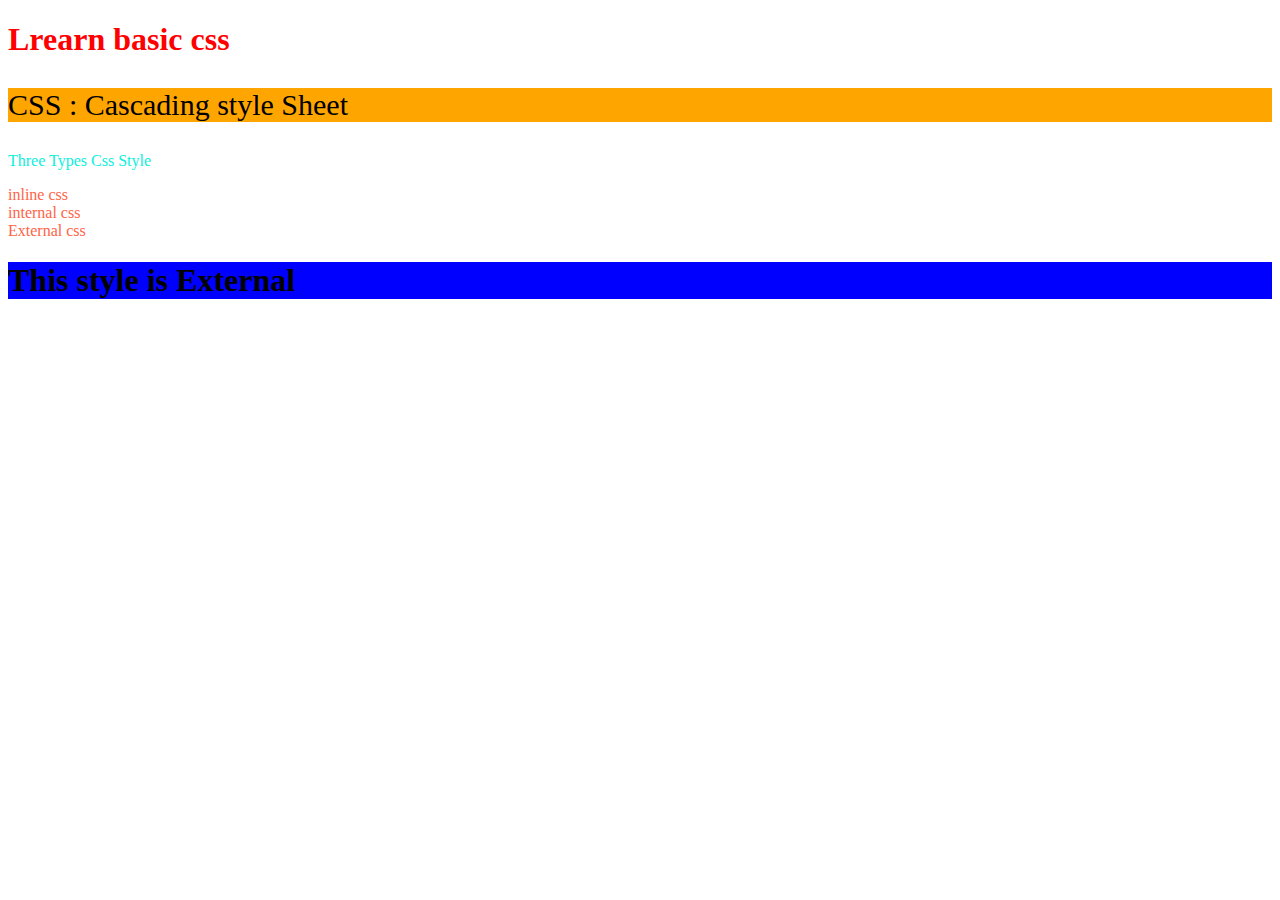
<file: Module-2/index.html>
<!DOCTYPE html>
<html lang="en">

<head>
    <meta charset="UTF-8">
    <meta name="viewport" content="width=device-width, initial-scale=1.0">
    <title>Learning Basice CSS With PHero</title>
    <link rel="stylesheet" href="style.css">
    <style>
        li {
            color: tomato;
        }

        #type {
            color: rgb(12, 240, 221);
        }
    </style>
</head>

<body>

    <h1 style="color: red;">Lrearn basic css</h1>
    <p style="background-color: orange;font-size: 30px;">CSS : Cascading style Sheet</p>
    <p id="type">Three Types Css Style</p>
    <li>inline css</li>
    <li>internal css</li>
    <li>External css</li>

    <div class="div1">
        <h1>This style is External </h1>
    </div>

</body>

</html>
</file>
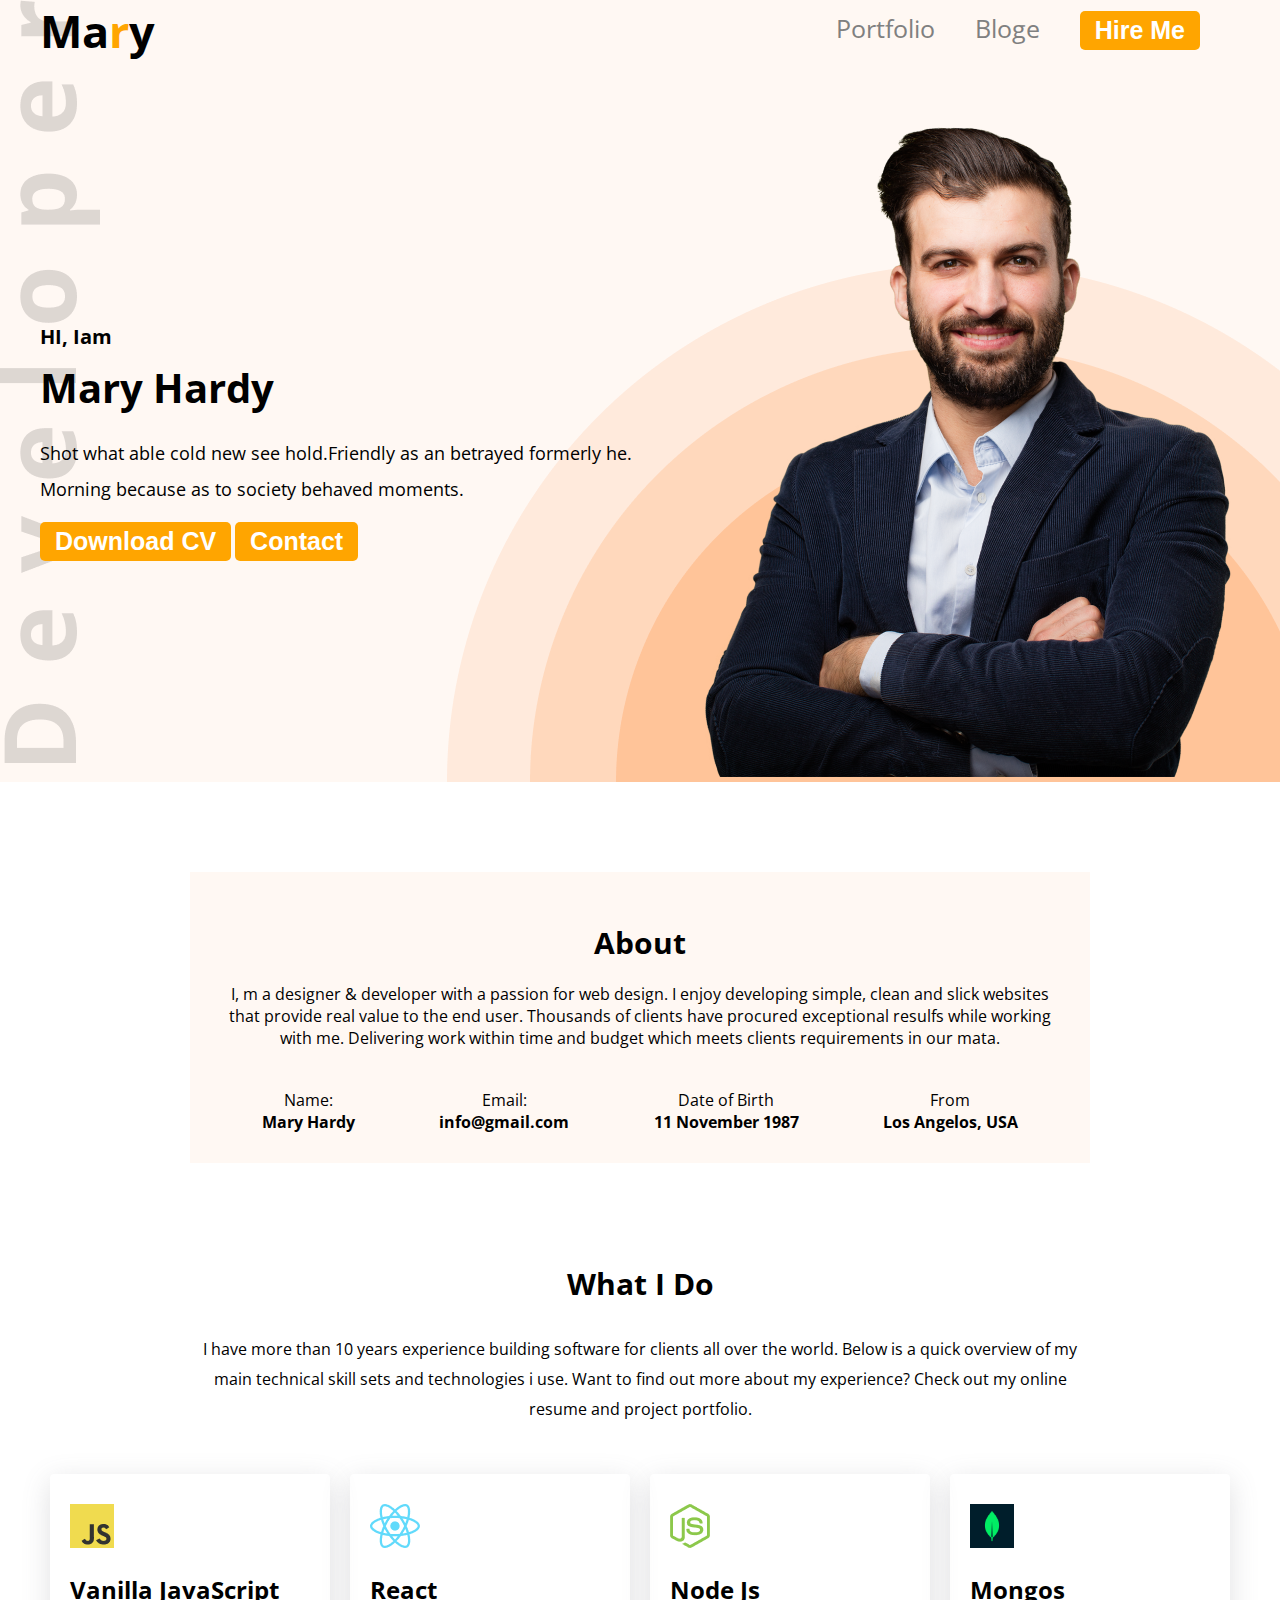
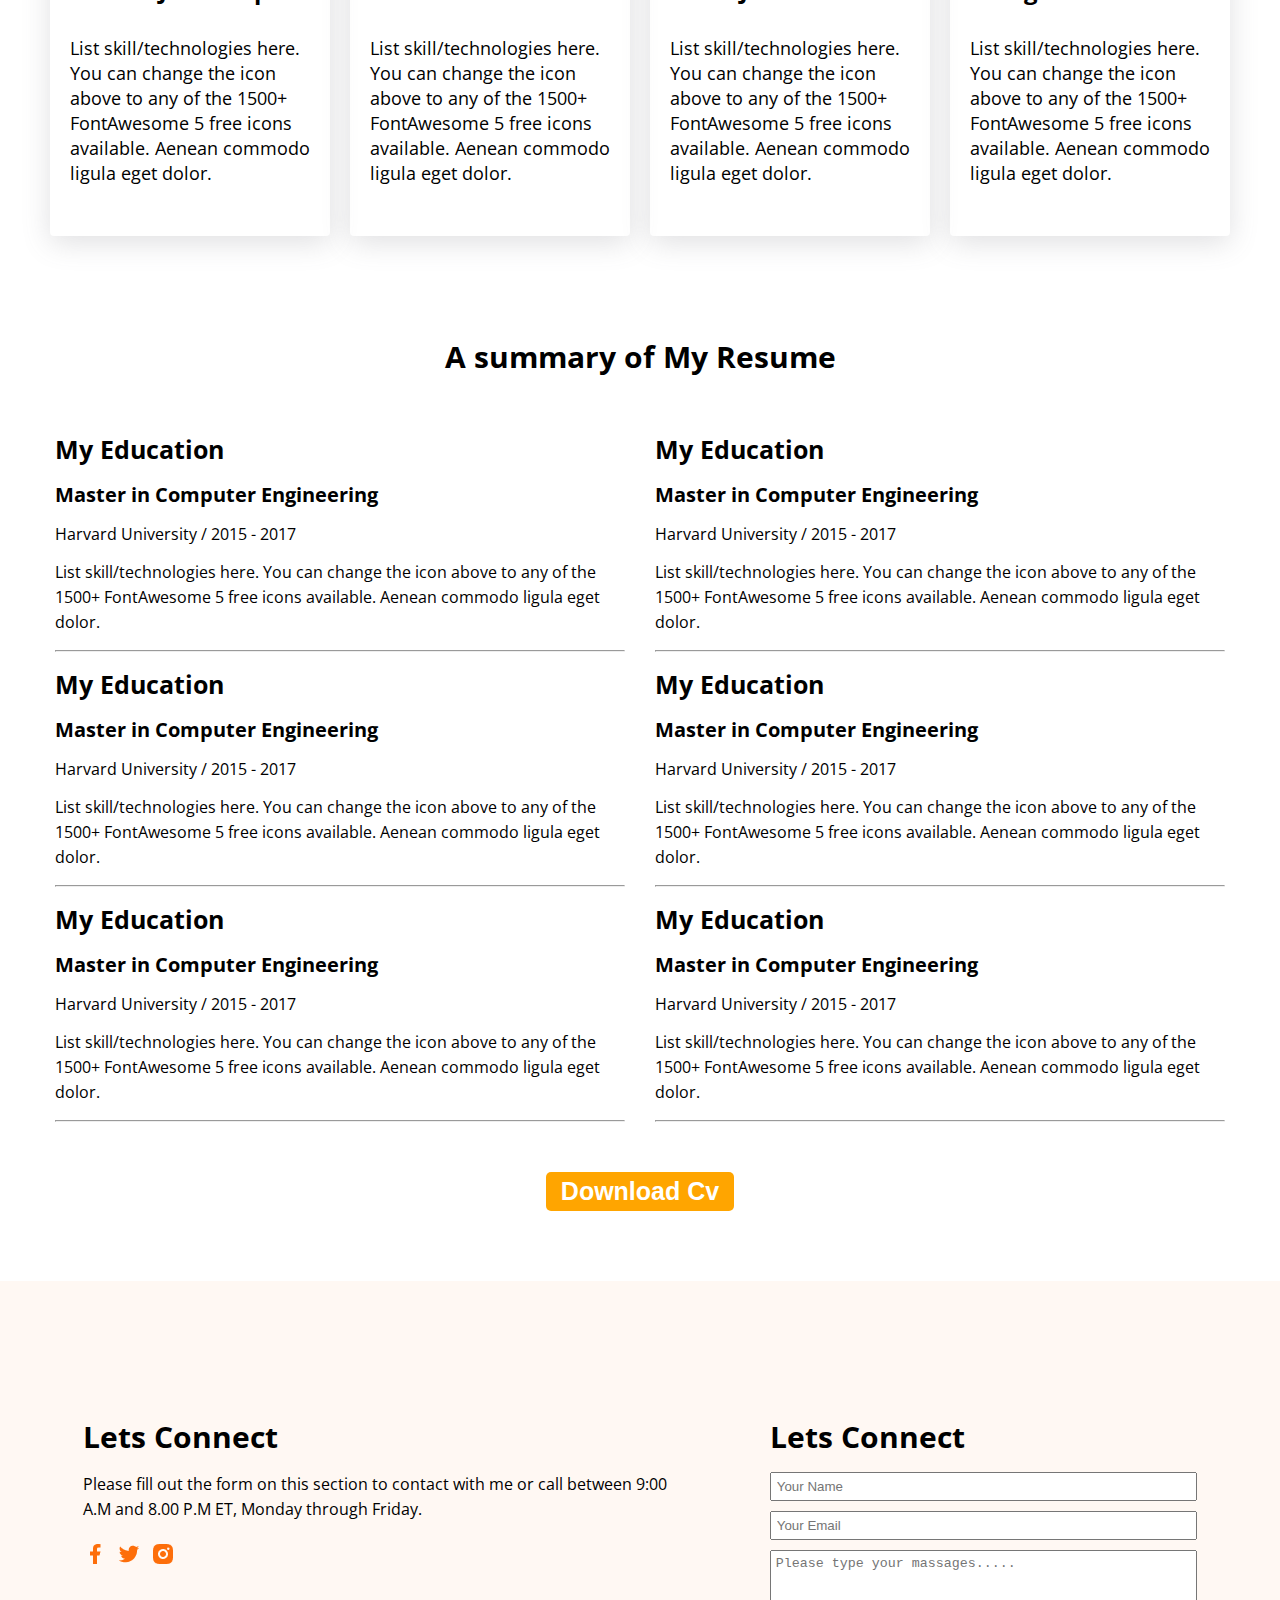
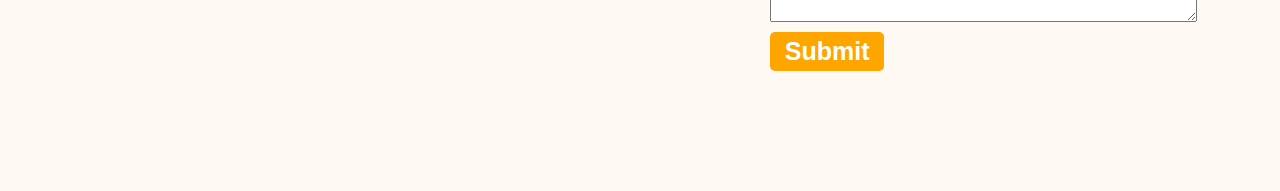
<file: Module-5/index.html>
<!DOCTYPE html>
<html lang="en">

<head>
    <meta charset="UTF-8">
    <meta name="viewport" content="width=device-width, initial-scale=1.0">
    <title>Developer Portfolio</title>
    <!-- Main css cdn -->
    <link rel="stylesheet" href="./assets/styles/style.css">
</head>

<body>

    <!-- Header section start -->
    <header class="">
        <div class="container">
            <div class="headerContainer">
                <div class="headerTitle">Ma<span class="text_primary">r</span>y</div>
                <nav>
                    <ul>
                        <li><a href="#">Portfolio</a></li>
                        <li><a href="#">Bloge</a></li>
                        <li><a href="#"><button class="btn_primary">Hire Me</button></a></li>
                    </ul>
                </nav>
            </div>

            <div class="bannerContainer">
                <div class="bannerDetails">
                    <h3 class="bannerGretting">HI, Iam </h3>
                    <h1 class="bannertitle">
                        Mary Hardy
                    </h1>
                    <p class="bannerDesc">Shot what able cold new see hold.Friendly as an betrayed formerly he. Morning
                        because as to society behaved moments.</p>
                    <button class="btn_primary">Download CV</button>
                    <button class="btn_primary">Contact</button>
                </div>
                <div class="bannerImage">
                    <img src="./assets/images/hardy.png" alt="">
                </div>
            </div>
        </div>
    </header>

    <!-- Header section end -->

    <main>
        <!-- About section start -->
        <section class="">
            <div class="container">
                <div class="aboutSection">
                    <h1 class="sectionTitle">About</h1>
                    <p class="aboutDesc">I, m a designer & developer with a passion for web design. I enjoy developing
                        simple, clean and slick websites that provide real value to the end user. Thousands of clients
                        have
                        procured exceptional resulfs while working with me. Delivering work within time and budget which
                        meets clients requirements in our mata.</p>

                    <div class="aboutInfoContainer">
                        <div class="infosDetails">
                            <div class="infoNameTitle">Name:</div>
                            <div class="infoName">Mary Hardy</div>
                        </div>
                        <div class="infosDetails">
                            <div class="infoNameTitle">Email:</div>
                            <div class="infoName">info@gmail.com</div>
                        </div>
                        <div class="infosDetails">
                            <div class="infoNameTitle">Date of Birth</div>
                            <div class="infoName">11 November 1987</div>
                        </div>
                        <div class="infosDetails">
                            <div class="infoNameTitle">From</div>
                            <div class="infoName">Los Angelos, USA</div>
                        </div>
                    </div>
                </div>
            </div>
        </section>
        <!-- About section end -->

        <!-- What i do section -->
        <section class=" ">
            <div class="container">
                <div class="whatiDosection">
                    <h1 class="sectionTitle">What I Do</h1>
                    <p class="whatDesc">I have more than 10 years experience building software for clients all over the
                        world. Below is a quick overview of my main technical skill sets and technologies i use. Want to
                        find out more about my experience? Check out my online resume and project portfolio.</p>

                    <div class="experianceContainer">
                        <div class="experianceItem">
                            <div class="exLogo"><img src="./assets/images/icons/js.png" alt=""></div>
                            <h2 class="experianceTitle">Vanilla JavaScript</h2>
                            <p class="expeianeDesc">List skill/technologies here. You can change the icon above to any
                                of the 1500+ FontAwesome 5 free icons available. Aenean commodo ligula eget dolor.</p>
                        </div>
                        <div class="experianceItem">
                            <div class="exLogo"><img src="./assets/images/icons/react.png" alt=""></div>
                            <h2 class="experianceTitle">React</h2>
                            <p class="expeianeDesc">List skill/technologies here. You can change the icon above to any
                                of the 1500+ FontAwesome 5 free icons available. Aenean commodo ligula eget dolor.</p>
                        </div>
                        <div class="experianceItem">
                            <div class="exLogo"><img src="./assets/images/icons/nodejs.png" alt=""></div>
                            <h2 class="experianceTitle">Node Js</h2>
                            <p class="expeianeDesc">List skill/technologies here. You can change the icon above to any
                                of the 1500+ FontAwesome 5 free icons available. Aenean commodo ligula eget dolor.</p>
                        </div>
                        <div class="experianceItem">
                            <div class="exLogo"><img src="./assets/images/icons/mongo.png" alt=""></div>
                            <h2 class="experianceTitle">Mongos</h2>
                            <p class="expeianeDesc">List skill/technologies here. You can change the icon above to any
                                of the 1500+ FontAwesome 5 free icons available. Aenean commodo ligula eget dolor.</p>
                        </div>
                    </div>
                </div>
            </div>

        </section>

        <!-- Educational Experiance section start -->
        <section class="">
            <div class="container">
                <h1 class="sectionTitle">A summary of My Resume</h1>
                <div class="educationinfoContainer">
                    <div class="educationDetailsInfos">
                        <div class="educationDetails">
                            <h2 class="educationDetailsTitle">My Education</h2>
                            <h3 class="educationTitle">Master in Computer Engineering</h3>
                            <h5 class="educationSubTitle">Harvard University / 2015 - 2017</h5>
                            <p class="educationDesc">List skill/technologies here. You can change the icon above
                                to any of the 1500+ FontAwesome 5 free icons available. Aenean commodo ligula eget
                                dolor.
                            </p>
                            <hr>
                        </div>
                        <div class="educationDetails">
                            <h2 class="educationDetailsTitle">My Education</h2>
                            <h3 class="educationTitle">Master in Computer Engineering</h3>
                            <h5 class="educationSubTitle">Harvard University / 2015 - 2017</h5>
                            <p class="educationDesc">List skill/technologies here. You can change the icon above
                                to any of the 1500+ FontAwesome 5 free icons available. Aenean commodo ligula eget
                                dolor.
                            </p>
                            <hr>
                        </div>
                        <div class="educationDetails">
                            <h2 class="educationDetailsTitle">My Education</h2>
                            <h3 class="educationTitle">Master in Computer Engineering</h3>
                            <h5 class="educationSubTitle">Harvard University / 2015 - 2017</h5>
                            <p class="educationDesc">List skill/technologies here. You can change the icon above
                                to any of the 1500+ FontAwesome 5 free icons available. Aenean commodo ligula eget
                                dolor.
                            </p>
                            <hr>
                        </div>
                    </div>
                    <div class="educationDetailsInfos">
                        <div class="educationDetails">
                            <h2 class="educationDetailsTitle">My Education</h2>
                            <h3 class="educationTitle">Master in Computer Engineering</h3>
                            <h5 class="educationSubTitle">Harvard University / 2015 - 2017</h5>
                            <p class="educationDesc">List skill/technologies here. You can change the icon above
                                to any of the 1500+ FontAwesome 5 free icons available. Aenean commodo ligula eget
                                dolor.
                            </p>
                            <hr>
                        </div>
                        <div class="educationDetails">
                            <h2 class="educationDetailsTitle">My Education</h2>
                            <h3 class="educationTitle">Master in Computer Engineering</h3>
                            <h5 class="educationSubTitle">Harvard University / 2015 - 2017</h5>
                            <p class="educationDesc">List skill/technologies here. You can change the icon above
                                to any of the 1500+ FontAwesome 5 free icons available. Aenean commodo ligula eget
                                dolor.
                            </p>
                            <hr>
                        </div>
                        <div class="educationDetails">
                            <h2 class="educationDetailsTitle">My Education</h2>
                            <h3 class="educationTitle">Master in Computer Engineering</h3>
                            <h5 class="educationSubTitle">Harvard University / 2015 - 2017</h5>
                            <p class="educationDesc">List skill/technologies here. You can change the icon above
                                to any of the 1500+ FontAwesome 5 free icons available. Aenean commodo ligula eget
                                dolor.
                            </p>
                            <hr>
                        </div>
                    </div>
                </div>
                <div class="downloadCv"><button class="btn_primary">Download Cv</button></div>
            </div>
        </section>
    </main>
    <footer>
        <div class="container">
            <div class="footerDetailsContainer">
                <div class="footerCollumn">
                    <h2 class="columnTitle">Lets Connect</h2>
                    <p class="columndesc">Please fill out the form on this section to contact with me or call between
                        9:00
                        A.M and 8.00 P.M ET, Monday through Friday.</p>
                    <div class="socialLinks">
                        <img src="./assets/images/icons/facebook.png" alt="">
                        <img src="./assets/images/icons/twitter.png" alt="">
                        <img src="./assets/images/icons/insta.png" alt="">
                    </div>
                </div>
                <div class="footerCollumn">
                    <h2 class="columnTitle">Lets Connect</h2>
                    <input type="text" placeholder="Your Name">
                    <input type="email" placeholder="Your Email">
                    <textarea name="" id="" rows="4" cols="50" placeholder="Please type your massages....."></textarea>
                    <button class="btn_primary">Submit</button>
                </div>
            </div>
        </div>
    </footer>
</body>

</html>
</file>
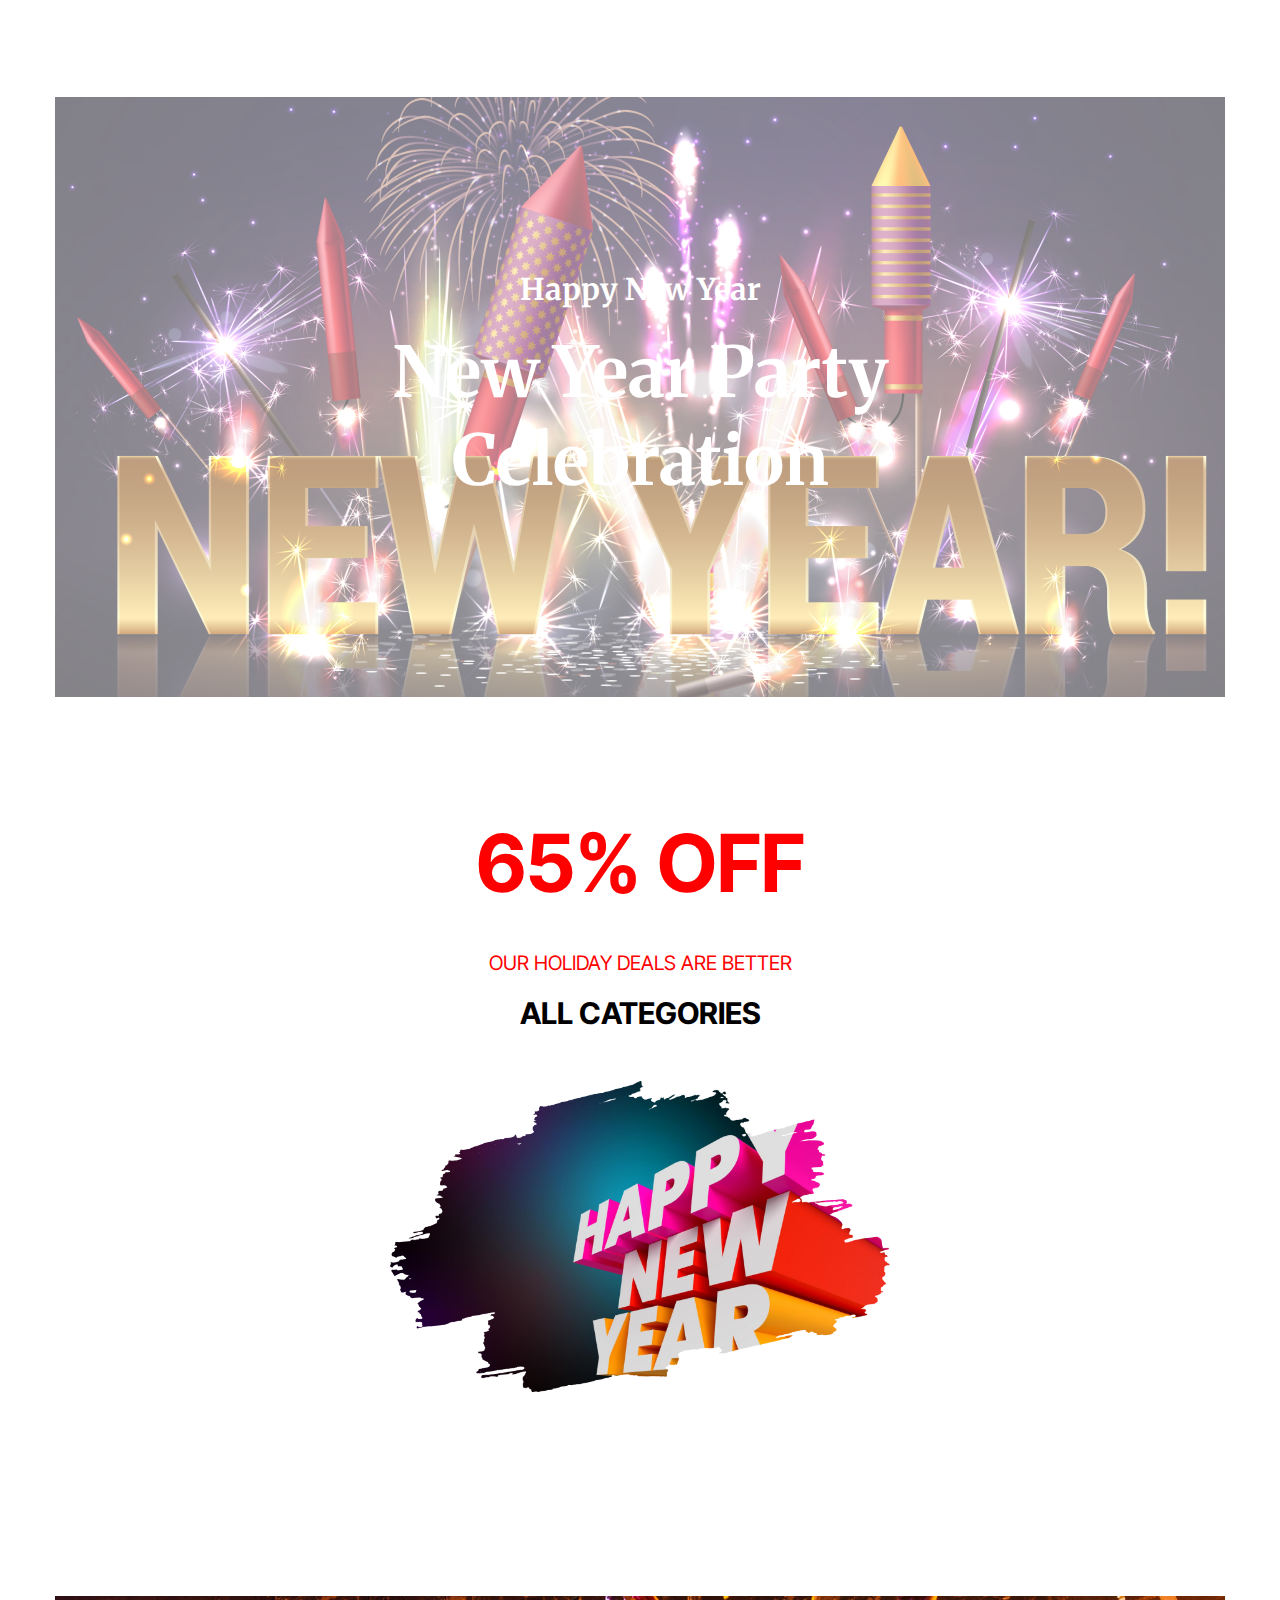
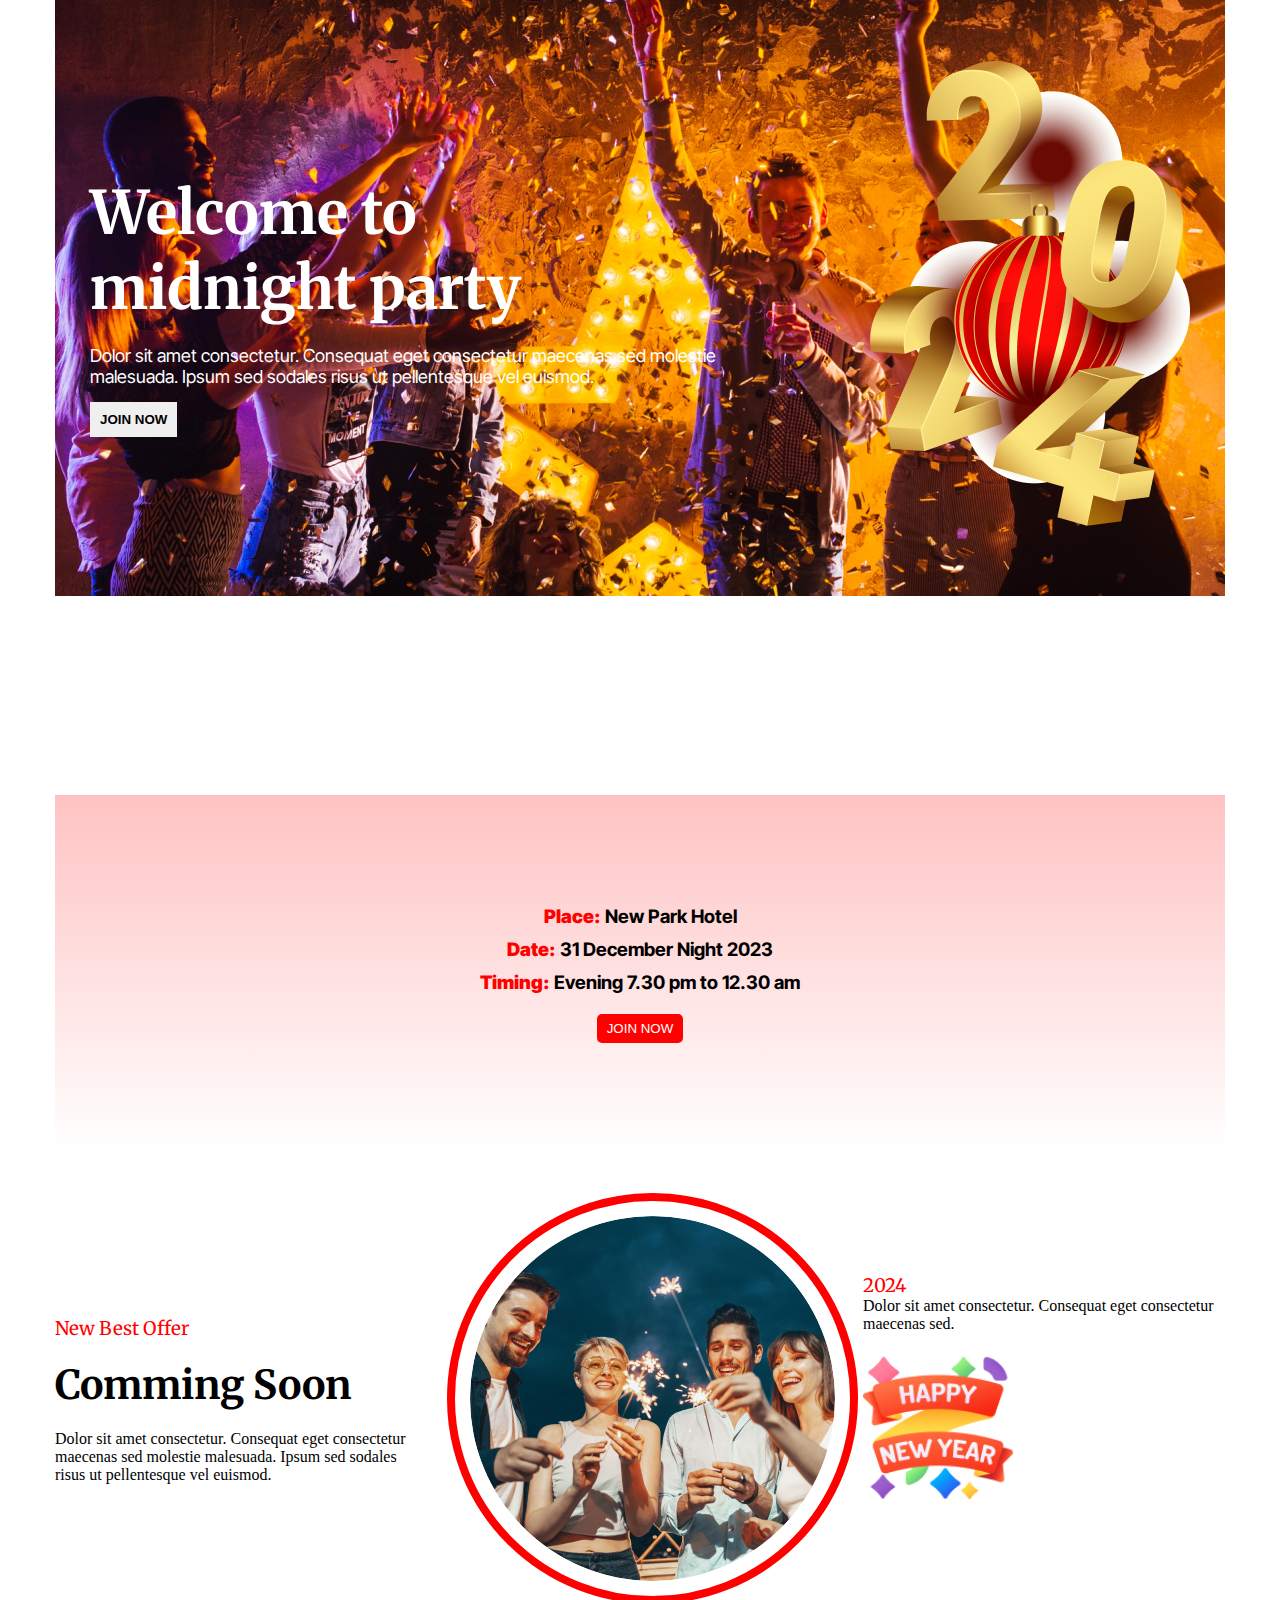
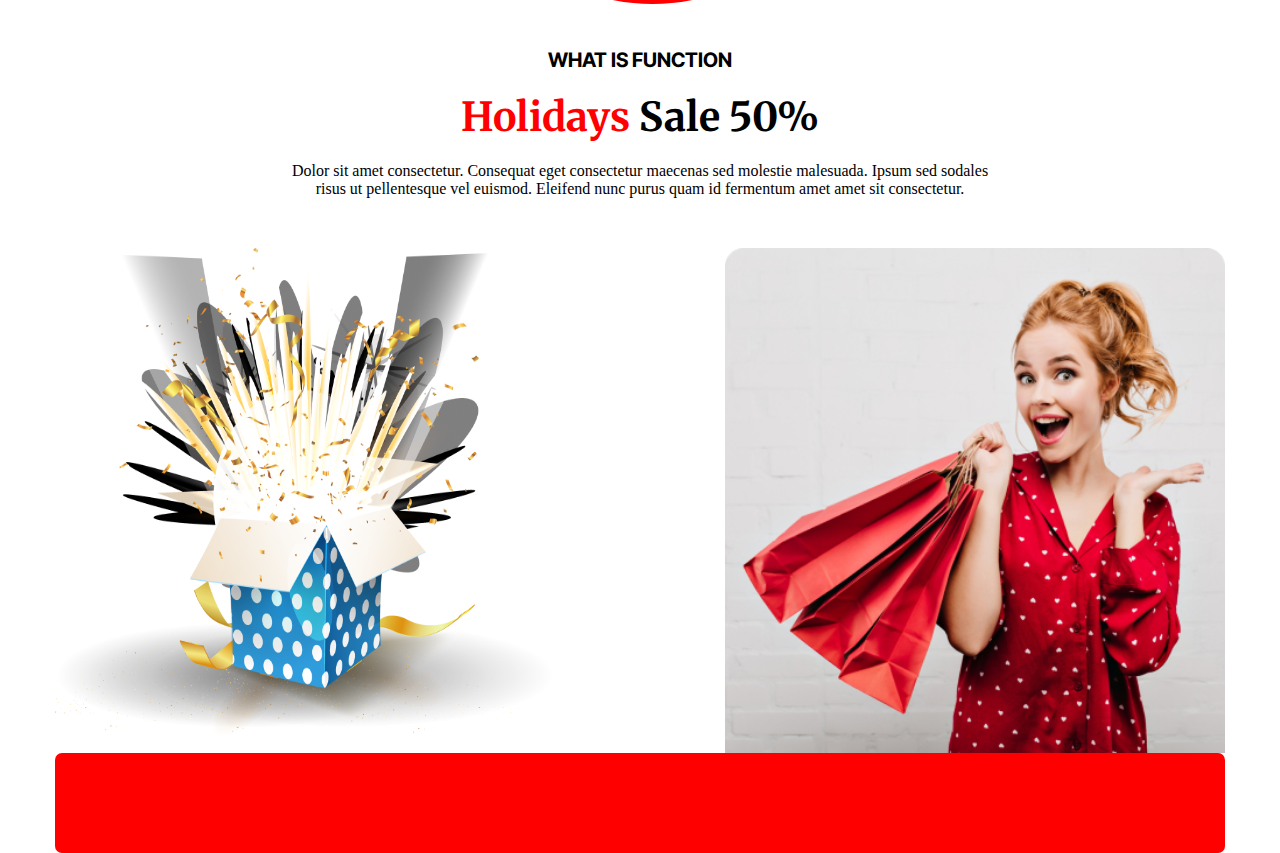
<file: Module-6/index.html>
<!DOCTYPE html>
<html lang="en">

<head>
    <meta charset="UTF-8">
    <meta name="viewport" content="width=device-width, initial-scale=1.0">
    <title>New Year New Mission</title>
    <link rel="shortcut icon" href="./resources/New Year Photo.png" type="image/x-icon">
    <link rel="stylesheet" href="styles/style.css">
</head>

<body>
    <!-- Header section start -->
    <header>
        <div class="container">
            <div class="headerBanner">
                <h3 class="bannerTitle">Happy New Year</h3>
                <h1 class="bannerSubTitle">New Year Party Celebration</h1>
            </div>
        </div>
    </header>
    <main>
        <!-- Discount offer section -->
        <section>
            <div class="discountDetailsContainer">

                <h1 class="discountTitle">65% OFF</h1>
                <h3 class="discountSubTitle">OUR HOLIDAY DEALS ARE BETTER</h3>
                <h1 class="discountCatagoriTitle">ALL CATEGORIES</h1>
                <img src="./resources/New Year Photo.png" alt="">
            </div>
        </section>

        <!-- Midnight part Section -->
        <section>
            <div class="container">
                <div class="midnightSection">
                    <div class="midnightDetaisContainer">
                        <div class="midnightContents">
                            <h1 class="midnightTitle">Welcome to <br> midnight party</h1>
                            <p class="midnightDesc">Dolor sit amet consectetur. Consequat eget consectetur maecenas sed
                                molestie malesuada. Ipsum sed sodales risus ut pellentesque vel euismod. </p>
                            <button>JOIN NOW</button>
                        </div>
                        <div class="midnightContents">
                            <img src="./resources/Group 70.png" alt="">
                        </div>
                    </div>
                </div>
            </div>
        </section>

        <!-- Location section  -->

        <section>
            <div class="container">
                <div class="locationsection">
                    <h3 class="locatioPlace"><strong>Place:</strong> New Park Hotel</h3>
                    <h3 class="locationDate"><strong>Date:</strong> 31 December Night 2023</h3>
                    <h3 class="locationTime"><strong>Timing:</strong> Evening 7.30 pm to 12.30 am</h3>
                    <button class="joinBtn">JOIN NOW</button>
                </div>
            </div>
        </section>

        <!-- Comming Soon offer section -->
        <section>
            <div class="container">
                <div class="commingSoonSetion">
                    <div class="commingSoonDetailsContainer">
                        <div class="commingSoonDetails">
                            <h3 class="newlatterTitle">New Best Offer</h3>
                            <h1 class="commingTitle">Comming Soon</h1>
                            <p class="commingDesc">Dolor sit amet consectetur. Consequat eget consectetur maecenas sed
                                molestie malesuada. Ipsum sed sodales risus ut pellentesque vel euismod. </p>

                        </div>
                        <div class="commingSoonDetails">
                            <img class="ellips1Img" src="./resources/Ellipse 1.png" alt="">
                        </div>
                        <div class="commingSoonDetails">
                            <h3 class="newlatterTitle">2024</h3>

                            <p class="commingDesc">Dolor sit amet consectetur. Consequat eget consectetur maecenas sed.
                            </p>
                            <img class="Img96" src="./resources/Group 96.png" alt="">

                        </div>
                    </div>
                </div>

            </div>

        </section>

        <!-- Holiday section start -->

        <section>
            <div class="container">
                <div class="holdaySection">
                    <h3 class="holiddayTitle">WHAT IS FUNCTION</h3>
                    <h1 class="holidayOfferTitle"><span>Holidays</span> Sale 50% </h1>
                    <p class="holidayDesc">Dolor sit amet consectetur. Consequat eget consectetur maecenas sed
                        molestie malesuada. Ipsum sed sodales risus ut pellentesque vel euismod. Eleifend nunc purus
                        quam id fermentum amet amet sit consectetur.</p>
                </div>
                <div class="fashionImageContainer">
                    <img src="./resources/Group 75.png" alt="">
                    <img src="./resources/Rectangle 1.png" alt="">
                </div>
                <div class="rectangleBG">
                    <!-- <p>Lorem ipsum dolor sit amet consectetur adipisicing elit. Dolore, minus.</p> -->
                </div>
            </div>
        </section>
    </main>
    <footer></footer>
</body>

</html>
</file>
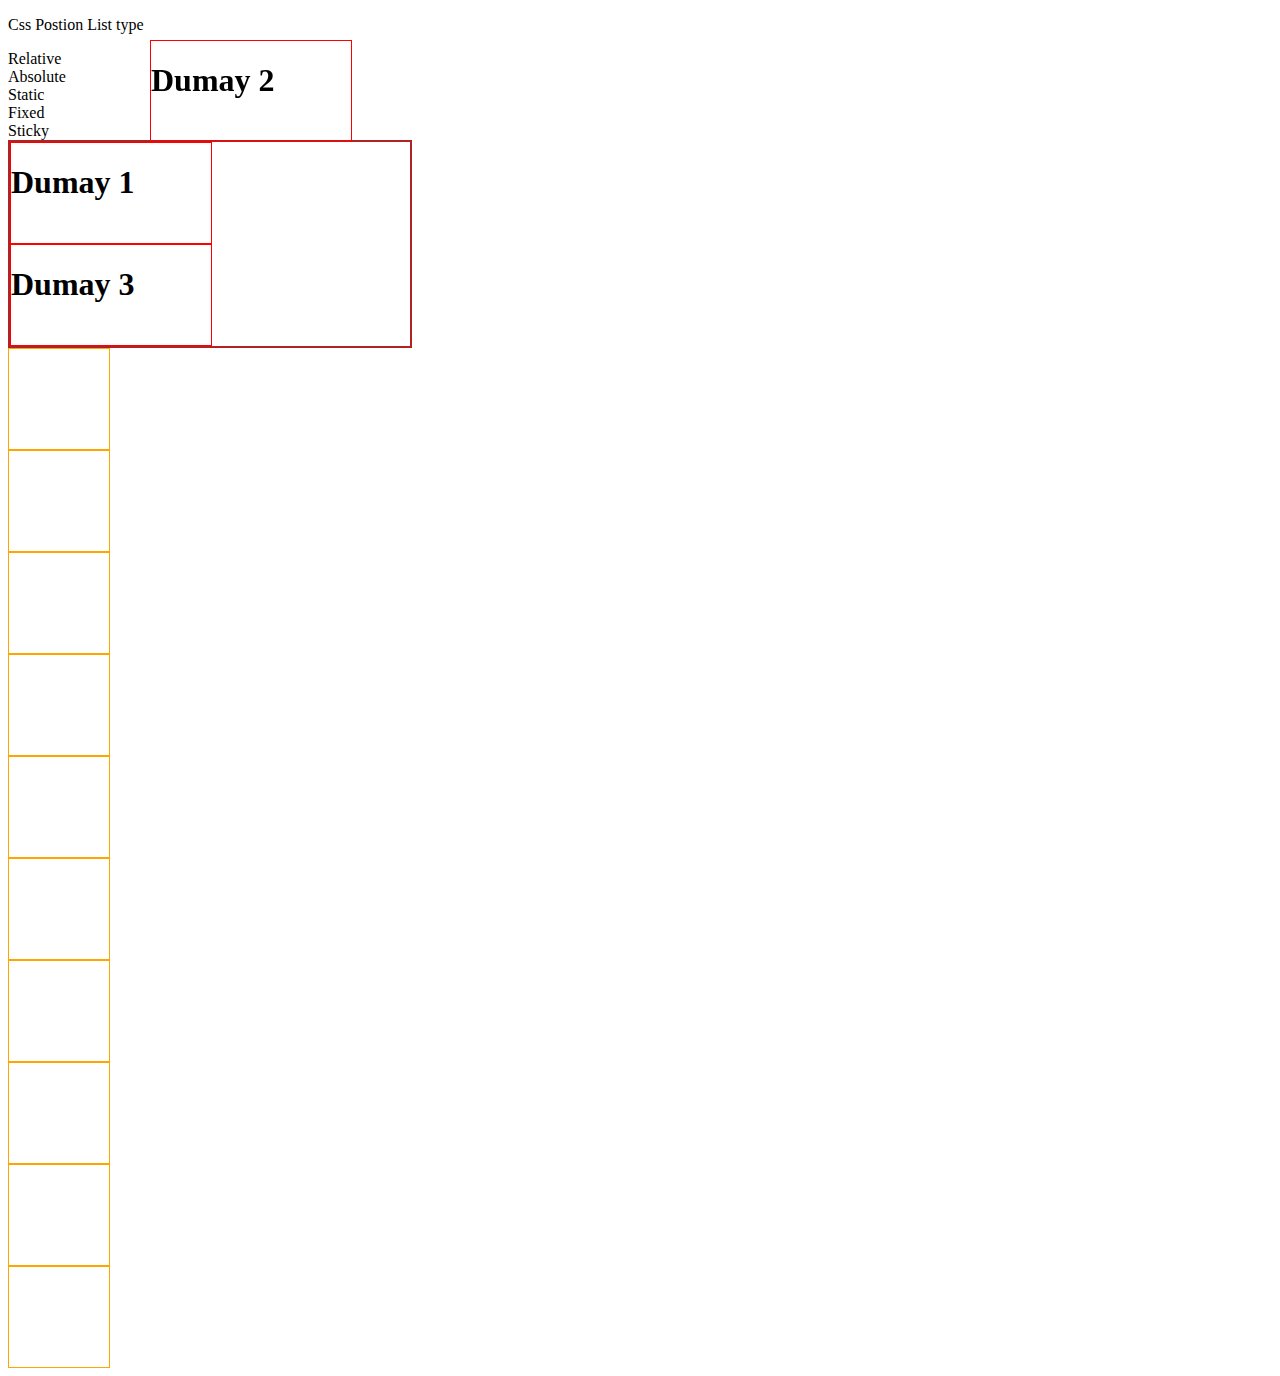
<file: position.html>
<!DOCTYPE html>
<html lang="en">

<head>
    <meta charset="UTF-8">
    <meta name="viewport" content="width=device-width, initial-scale=1.0">
    <title>Position Practice </title>
    <style>
        .divContainer {
            border: 2px solid firebrick;
            width: 400px;
            position: relative;
        }

        .dumay {
            border: 1px solid red;
            width: 200px;
            height: 100px;

        }

        /* .dumay2 {
            position: relative;
            left: 50px;
        } */
        /* .dumay2 {
            position: absolute;
            top: 50;
            left: 100px;
        } */
        .custom {
            width: 100px;
            height: 100px;
            border: 1px solid orange;
        }

        .dumay2 {
            position: fixed;
            top: 40px;
            left: 150px;
        }

        /* .dumay2 {
            position: sticky;
            left: 50px;
            top: -50px;
        } */
        /* .dumay2 {
            position: static;
            top: 50px;
            left: 40px;
        } */
    </style>
</head>

<body>
    <!-- flow related -->
    <p>Css Postion List type</p>
    <li>Relative</li>
    <li>Absolute</li>
    <li>Static</li>
    <!-- scroll related -->
    <li>Fixed</li>
    <li>Sticky</li>
    <div class="divContainer">
        <div class="dumay dumay1">
            <h1>Dumay 1</h1>
        </div>
        <div class="dumay dumay2">
            <h1>Dumay 2</h1>
        </div>
        <div class="dumay dumay3">
            <h1>Dumay 3</h1>
        </div>
    </div>

    <div class="custom"></div>
    <div class="custom"></div>
    <div class="custom"></div>
    <div class="custom"></div>
    <div class="custom"></div>
    <div class="custom"></div>
    <div class="custom"></div>
    <div class="custom"></div>
    <div class="custom"></div>
    <div class="custom"></div>

</body>

</html>
</file>
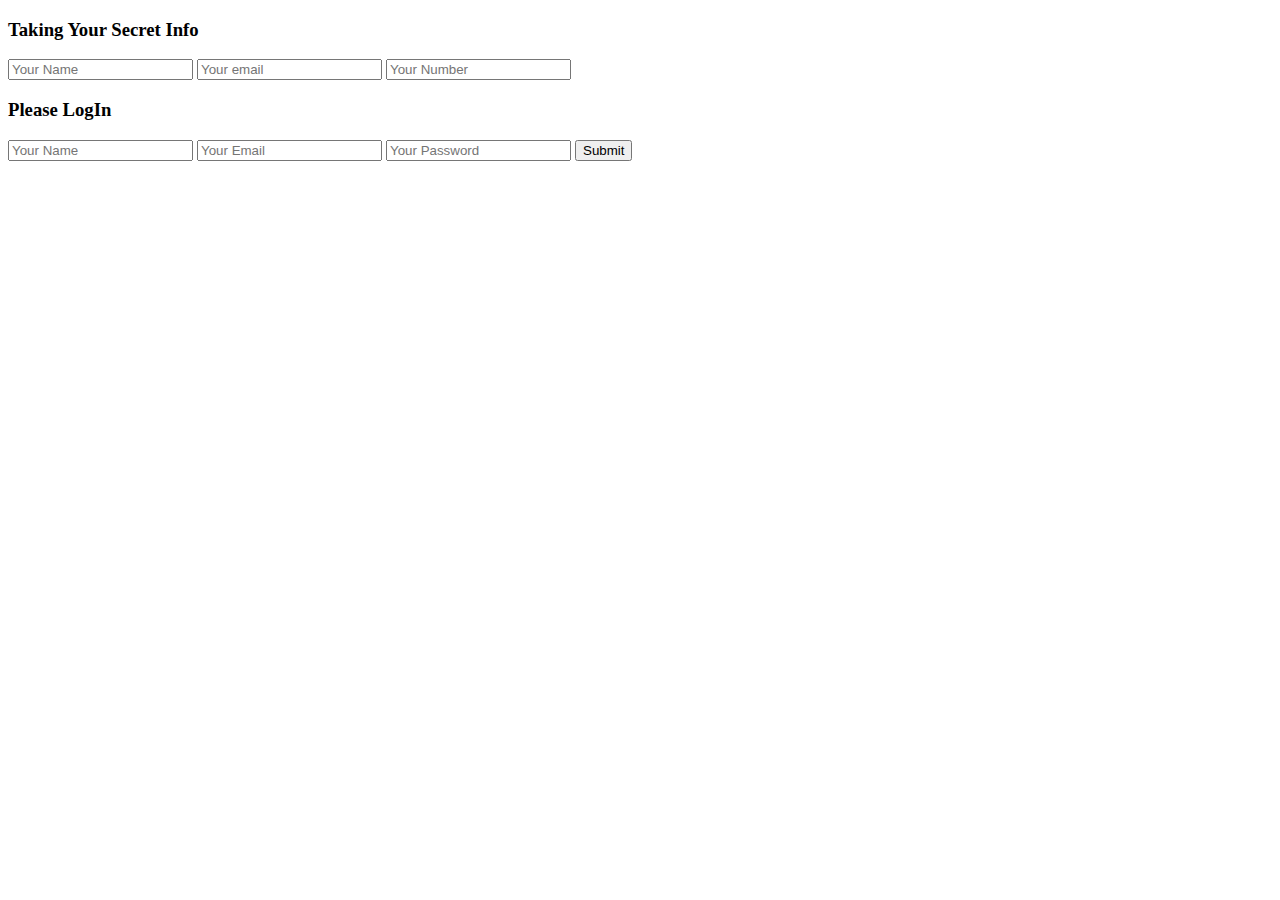
<file: Module-1/form.html>
<!DOCTYPE html>
<html lang="en">

<head>
    <meta charset="UTF-8">
    <meta name="viewport" content="width=device-width, initial-scale=1.0">
    <title>From</title>
</head>

<body>
    <h3>Taking Your Secret Info</h3>
    <input type="text" placeholder="Your Name">
    <input type="email" placeholder="Your email">
    <input type="number" placeholder="Your Number">
    <h3>Please LogIn</h3>
    <form action="">
        <input type="text" placeholder="Your Name">
        <input type="email" placeholder="Your Email">
        <input type="password" placeholder="Your Password">
        <input type="submit" value="Submit">
    </form>
</body>

</html>
</file>
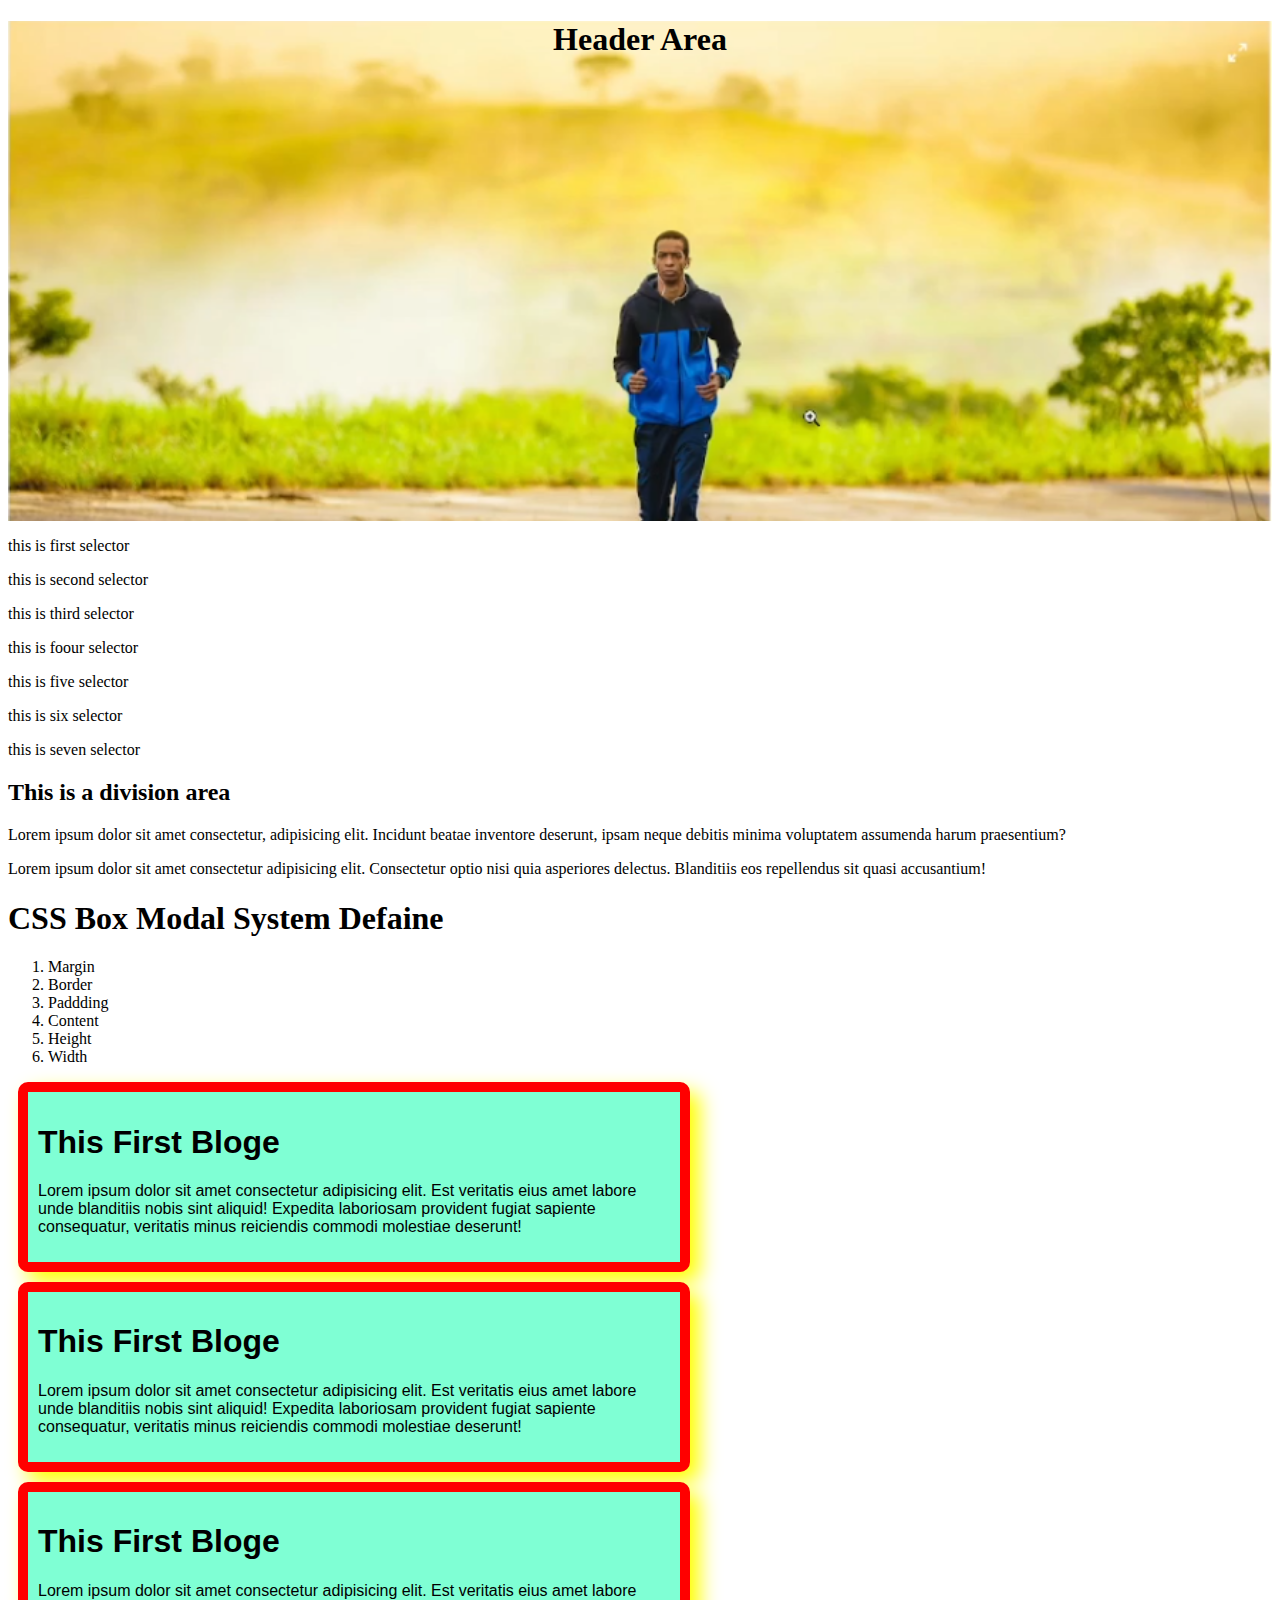
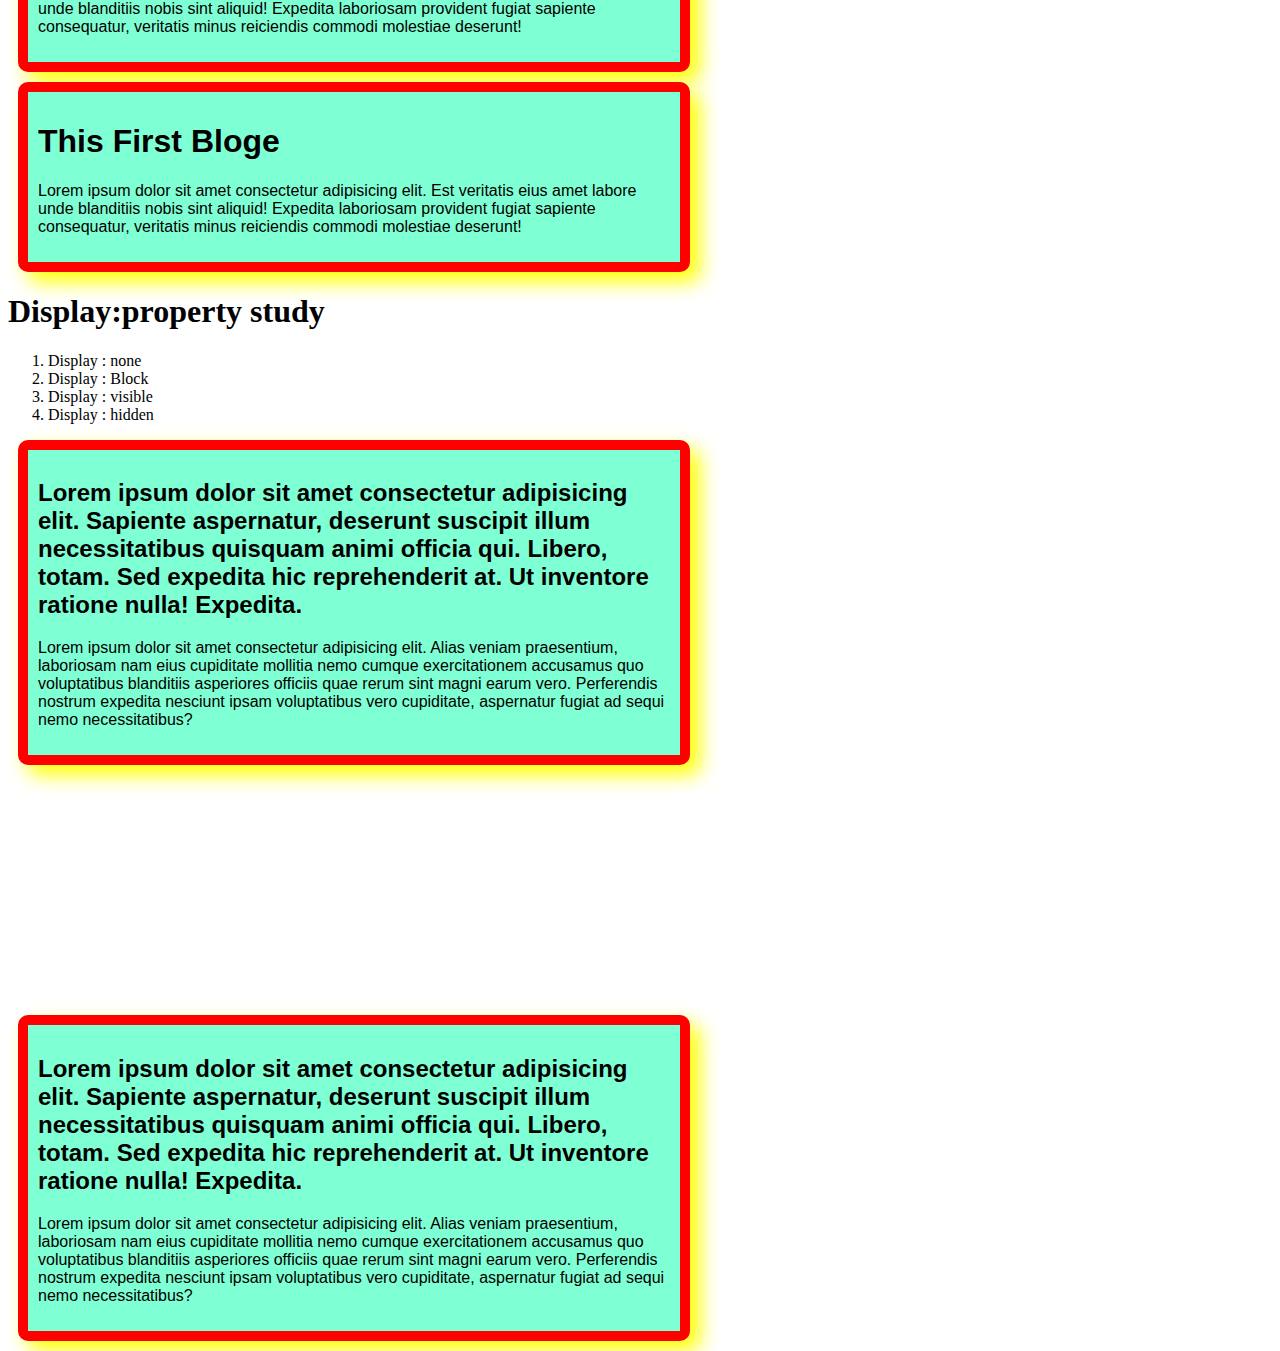
<file: Module-2/selector.html>
<!DOCTYPE html>
<html lang="en">

<head>
    <meta charset="UTF-8">
    <meta name="viewport" content="width=device-width, initial-scale=1.0">
    <title>Selector practice</title>

    <!-- <style>
        p {
            color: skyblue;
        }

        #third {
            background-color: red;
        }

        .seven,
        .five {
            background-color: orchid;
        }

        #font {
            font-family: 'Segoe UI', Tahoma, Geneva, Verdana, sans-serif;
            font-size: 30px;
            font-weight: bold;
            text-transform: uppercase;
        }

        .divarea,
        p {
            background-color: yellow;
            font-size: 20px;
            padding: 10px;
            color: brown;
        }
    </style> -->
    <link rel="stylesheet" href="style.css">
</head>

<body>


    <header>
        <h1>Header Area</h1>

    </header>
    <p>this is first selector</p>
    <p>this is second selector</p>
    <p id="third">this is third selector</p>
    <p>this is foour selector</p>
    <p id="font" class="five">this is five selector</p>
    <p>this is six selector</p>
    <p class="seven">this is seven selector</p>

    <div class="divarea">
        <h2>This is a division area</h2>
        <p>Lorem ipsum dolor sit amet consectetur, adipisicing elit. Incidunt beatae inventore deserunt, ipsam neque
            debitis minima voluptatem assumenda harum praesentium?</p>
        <p>Lorem ipsum dolor sit amet consectetur adipisicing elit. Consectetur optio nisi quia asperiores delectus.
            Blanditiis eos repellendus sit quasi accusantium!</p>
    </div>


    <h1>CSS Box Modal System Defaine </h1>
    <ol>
        <li>Margin</li>
        <li>Border</li>
        <li>Paddding</li>
        <li>Content</li>
        <li>Height</li>
        <li>Width</li>

    </ol>
    <div class="bloge">
        <h1>This First Bloge</h1>
        <p>Lorem ipsum dolor sit amet consectetur adipisicing elit. Est veritatis eius amet labore unde blanditiis nobis
            sint aliquid! Expedita laboriosam provident fugiat sapiente consequatur, veritatis minus reiciendis commodi
            molestiae deserunt!</p>
    </div>
    <div class="bloge">
        <h1>This First Bloge</h1>
        <p>Lorem ipsum dolor sit amet consectetur adipisicing elit. Est veritatis eius amet labore unde blanditiis nobis
            sint aliquid! Expedita laboriosam provident fugiat sapiente consequatur, veritatis minus reiciendis commodi
            molestiae deserunt!</p>
    </div>
    <div class="bloge">
        <h1>This First Bloge</h1>
        <p>Lorem ipsum dolor sit amet consectetur adipisicing elit. Est veritatis eius amet labore unde blanditiis nobis
            sint aliquid! Expedita laboriosam provident fugiat sapiente consequatur, veritatis minus reiciendis commodi
            molestiae deserunt!</p>
    </div>
    <div class="bloge">
        <h1>This First Bloge</h1>
        <p>Lorem ipsum dolor sit amet consectetur adipisicing elit. Est veritatis eius amet labore unde blanditiis nobis
            sint aliquid! Expedita laboriosam provident fugiat sapiente consequatur, veritatis minus reiciendis commodi
            molestiae deserunt!</p>
    </div>

    <h1>Display:property study </h1>
    <ol>
        <li>Display : none</li>
        <li>Display : Block</li>
        <li>Display : visible</li>
        <li>Display : hidden</li>

    </ol>

    <div class="bloge">
        <h2>Lorem ipsum dolor sit amet consectetur adipisicing elit. Sapiente aspernatur, deserunt suscipit illum
            necessitatibus quisquam animi officia qui. Libero, totam. Sed expedita hic reprehenderit at. Ut inventore
            ratione nulla! Expedita.</h2>
        <p>Lorem ipsum dolor sit amet consectetur adipisicing elit. Alias veniam praesentium, laboriosam nam eius
            cupiditate mollitia nemo cumque exercitationem accusamus quo voluptatibus blanditiis asperiores officiis
            quae rerum sint magni earum vero. Perferendis nostrum expedita nesciunt ipsam voluptatibus vero cupiditate,
            aspernatur fugiat ad sequi nemo necessitatibus?</p>
    </div>
    <div class="bloge bloge2">
        <h2>Lorem ipsum dolor sit amet consectetur adipisicing elit. Sapiente aspernatur, deserunt suscipit illum
            necessitatibus quisquam animi officia qui. Libero, totam. Sed expedita hic reprehenderit at. Ut inventore
            ratione nulla! Expedita.</h2>
        <p>Lorem ipsum dolor sit amet consectetur adipisicing elit. Alias veniam praesentium, laboriosam nam eius
            cupiditate mollitia nemo cumque exercitationem accusamus quo voluptatibus blanditiis asperiores officiis
            quae rerum sint magni earum vero. Perferendis nostrum expedita nesciunt ipsam voluptatibus vero cupiditate,
            aspernatur fugiat ad sequi nemo necessitatibus?</p>
    </div>
    <div class="bloge">
        <h2>Lorem ipsum dolor sit amet consectetur adipisicing elit. Sapiente aspernatur, deserunt suscipit illum
            necessitatibus quisquam animi officia qui. Libero, totam. Sed expedita hic reprehenderit at. Ut inventore
            ratione nulla! Expedita.</h2>
        <p>Lorem ipsum dolor sit amet consectetur adipisicing elit. Alias veniam praesentium, laboriosam nam eius
            cupiditate mollitia nemo cumque exercitationem accusamus quo voluptatibus blanditiis asperiores officiis
            quae rerum sint magni earum vero. Perferendis nostrum expedita nesciunt ipsam voluptatibus vero cupiditate,
            aspernatur fugiat ad sequi nemo necessitatibus?</p>
    </div>
</body>

</html>
</file>
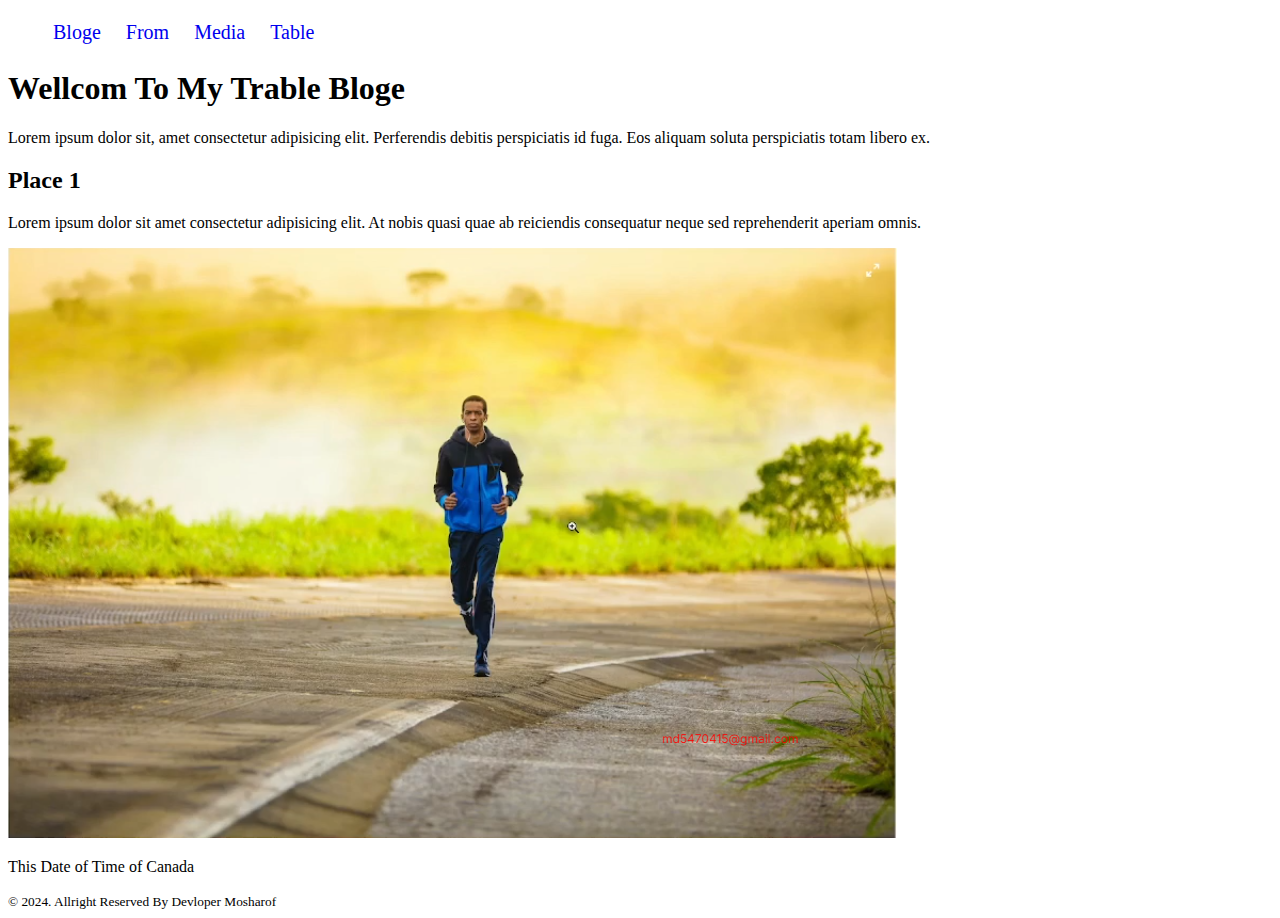
<file: Module-4/bloge.html>
<!DOCTYPE html>
<html lang="en">

<head>
    <meta charset="UTF-8">
    <meta name="viewport" content="width=device-width, initial-scale=1.0">
    <title>Bloges</title>
    <!-- <link rel="stylesheet" href="style.css"> -->
    <link rel="stylesheet" href="./assets/nav.css">
</head>

<body>
    <header>
        <nav>
            <ul>
                <li><a href="bloge.html">Bloge</a></li>
                <li><a href="form.html">From</a></li>
                <li><a href="media.html">Media</a>
                    <ul class="dropdown">
                        <li><a href="bloge.html">Bloge</a></li>
                        <li><a href="form.html">From</a></li>
                        <li><a href="media.html">Media</a></li>
                        <li><a href="table.html">Table</a></li>
                    </ul>
                </li>
                <li><a href="table.html">Table</a></li>
            </ul>
        </nav>
    </header>
    <main>
        <article>
            <header>
                <h1>Wellcom To My Trable Bloge</h1>
                <p>Lorem ipsum dolor sit, amet consectetur adipisicing elit. Perferendis debitis perspiciatis id fuga.
                    Eos aliquam soluta perspiciatis totam libero ex.</p>
            </header>
            <h2>Place 1</h2>
            <p>Lorem ipsum dolor sit amet consectetur adipisicing elit. At nobis quasi quae ab reiciendis consequatur
                neque sed reprehenderit aperiam omnis.</p>
            <img src="./assets/image.png" alt="">
            <figcaption>
                <p>This Date of <time datetime="9-14-2024">Time of Canada</time></p>
            </figcaption>
        </article>
    </main>
    <footer>
        <small>&copy; 2024. Allright Reserved By Devloper Mosharof</small>
    </footer>
</body>

</html>
</file>
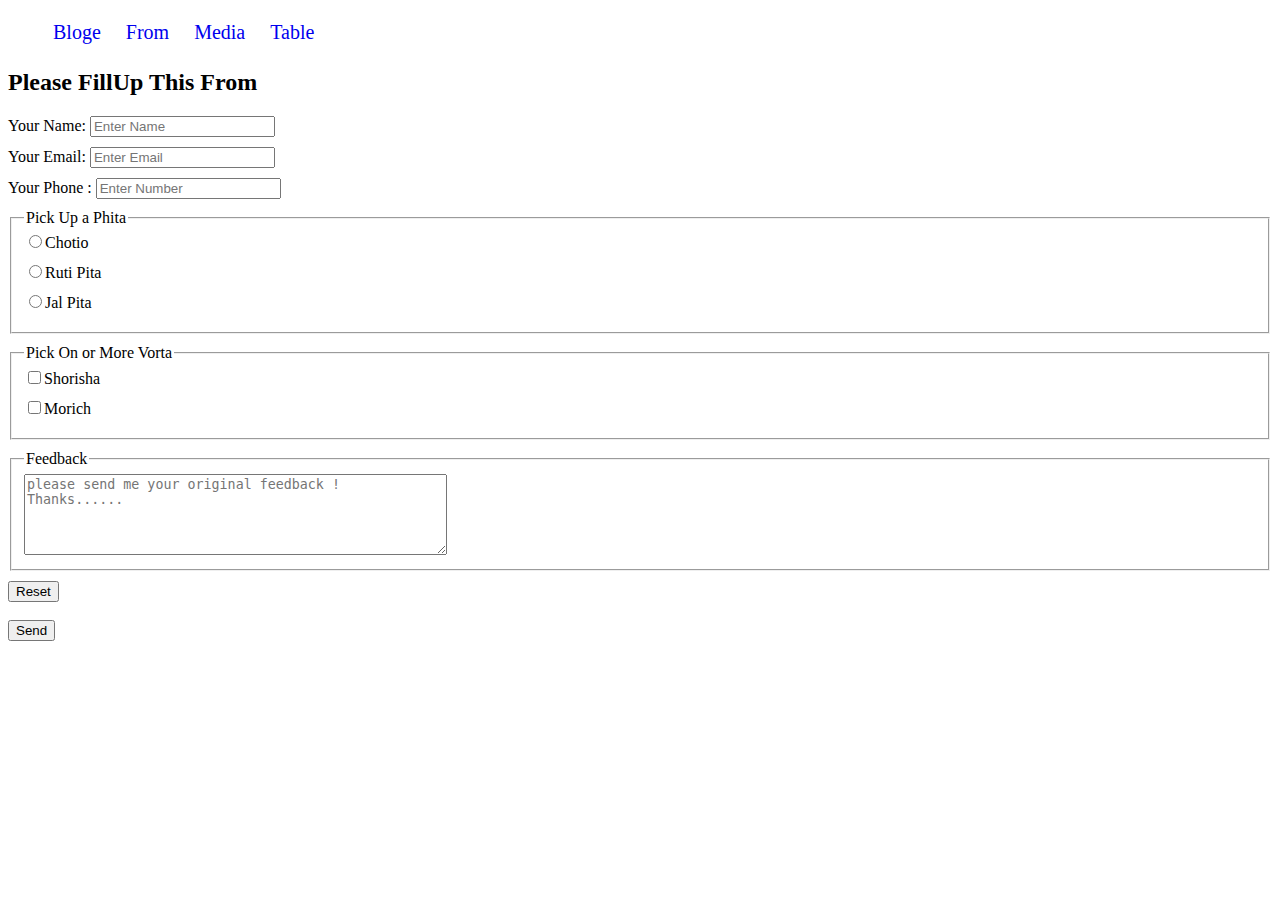
<file: Module-4/form.html>
<!DOCTYPE html>
<html lang="en">

<head>
    <meta charset="UTF-8">
    <meta name="viewport" content="width=device-width, initial-scale=1.0">
    <title>Jamaler Mar Pitha Ghor </title>
    <style>
        label,
        fieldset {
            display: block;
            margin-bottom: 10px;
        }
    </style>
    <link rel="stylesheet" href="./assets/nav.css">
</head>

<body>


    <header>
        <nav>
            <ul>
                <li><a href="bloge.html">Bloge</a></li>
                <li><a href="form.html">From</a></li>
                <li><a href="media.html">Media</a></li>
                <li><a href="table.html">Table</a></li>
            </ul>
        </nav>
    </header>
    <main>
        <section>
            <form action="">
                <h2>Please FillUp This From</h2>
                <label for="name">Your Name:
                    <input id="name" type="text" placeholder="Enter Name">
                </label>
                <label for="email">Your Email:
                    <input type="email" name="" id="email" placeholder="Enter Email">
                </label>
                <label for="phone">Your Phone :
                    <input type="number" name="" id="phone" placeholder="Enter Number">
                </label>

                <fieldset>
                    <legend>Pick Up a Phita</legend>
                    <label for="chitoi">
                        <input type="radio" name="pita" id="chitoi">Chotio
                    </label>
                    <label for="ruiti">
                        <input type="radio" name="pita" id="ruiti">Ruti Pita
                    </label>
                    <label for="Jal">
                        <input type="radio" name="pita" id="Jal">Jal Pita
                    </label>
                </fieldset>

                <fieldset>
                    <legend>Pick On or More Vorta</legend>
                    <label for="sorisha">
                        <input type="checkbox" name="vorta" id="sorisha">Shorisha
                    </label>
                    <label for="morich">
                        <input type="checkbox" name="vorta" id="morich">Morich
                    </label>
                </fieldset>
                <fieldset>
                    <legend>Feedback</legend>
                    <textarea rows="5" cols="50" name="" id=""
                        placeholder="please send me your original feedback ! Thanks...... "></textarea>
                </fieldset>
                <input type="reset" value="Reset"><br><br>
                <input type="submit" value="Send">
            </form>
        </section>
    </main>
    <footer></footer>

</body>

</html>
</file>
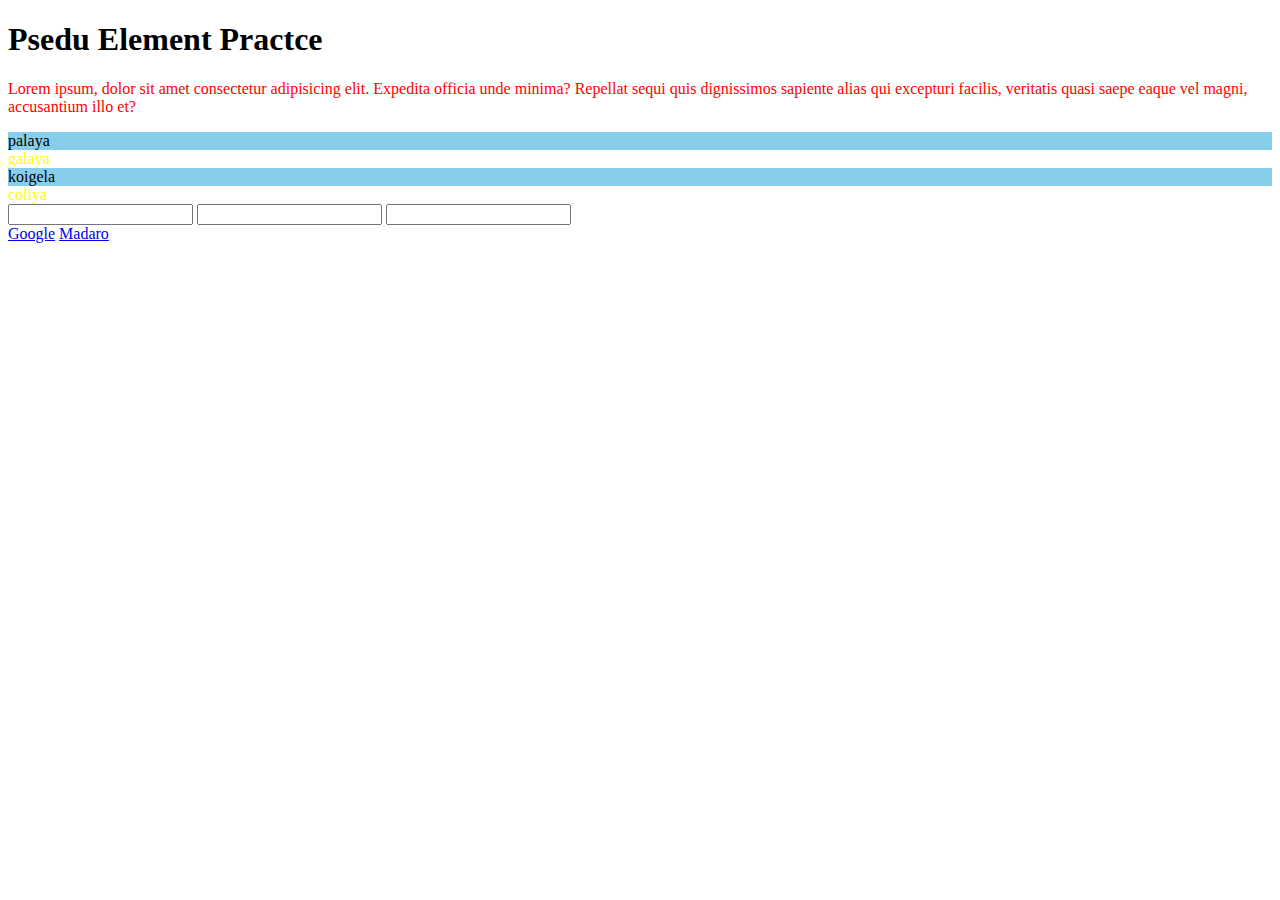
<file: Module-6.5/psedu.html>
<!DOCTYPE html>
<html lang="en">

<head>
    <meta charset="UTF-8">
    <meta name="viewport" content="width=device-width, initial-scale=1.0">
    <title>Psedu elements</title>
    <style>
        h1:hover {
            background-color: orange;
        }

        p {
            color: red;
        }

        li:nth-child(2n) {
            color: yellow;
        }

        li:nth-child(2n+1) {
            background-color: skyblue;
        }

        input:focus {
            border: 5px solid tomato;
            color: red;
            outline: 0;

        }

        a:visited {
            color: red;
        }
    </style>
</head>

<body>

    <h1>Psedu Element Practce</h1>

    <p>Lorem ipsum, dolor sit amet consectetur adipisicing elit. Expedita officia unde minima? Repellat sequi quis
        dignissimos sapiente alias qui excepturi facilis, veritatis quasi saepe eaque vel magni, accusantium illo et?
    </p>

    <li>palaya</li>
    <li>galaya</li>
    <li>koigela</li>
    <li>coliya</li>

    <input type="text">
    <input type="text">
    <input type="text">

    <br>
    <a href="https:/www.google.com">Google</a>
    <a href="https://www.merriam-webster.com/dictionary/mandarin">Madaro </a>

</body>

</html>
</file>
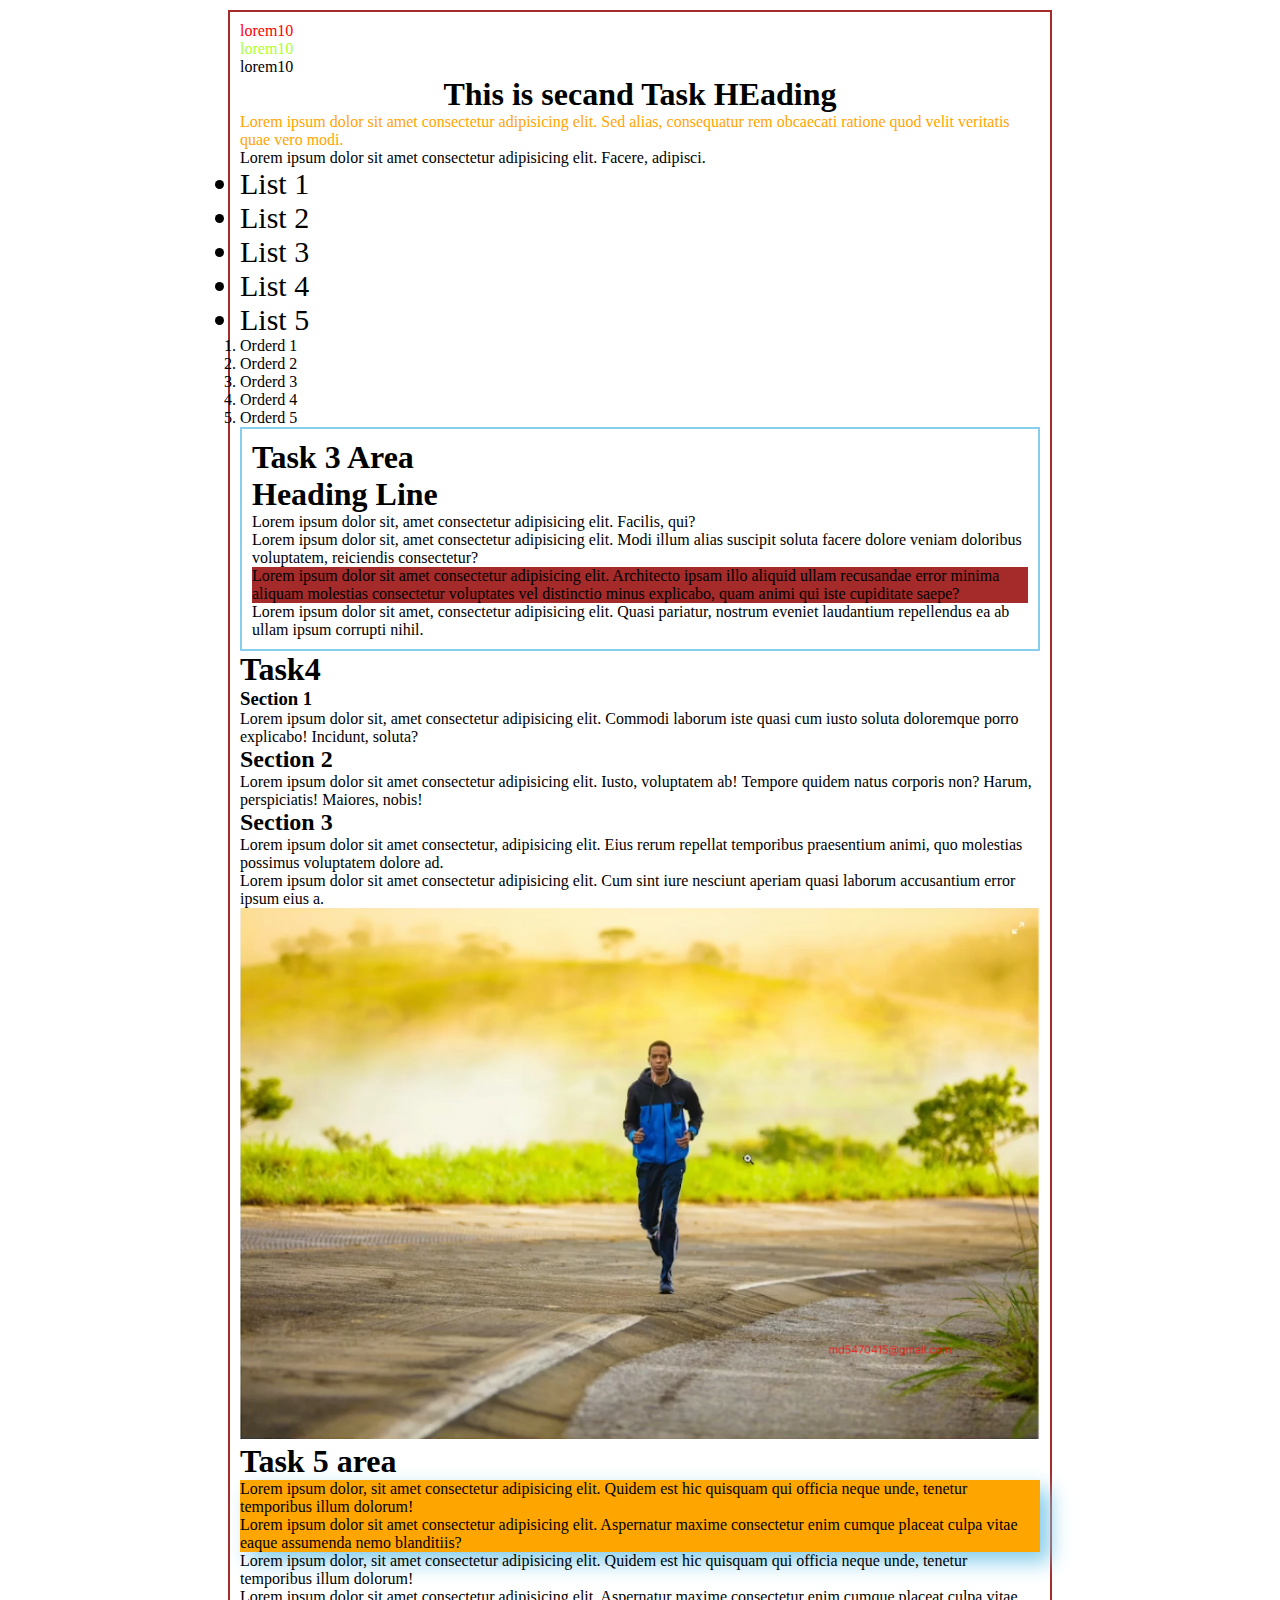
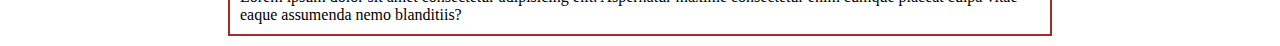
<file: Module-2/Tasks/tasks.html>
<!DOCTYPE html>
<html lang="en">

<head>
    <meta charset="UTF-8">
    <meta name="viewport" content="width=device-width, initial-scale=1.0">
    <title>TASK1</title>
    <style>
        * {
            margin: 0;
            padding: 0;
        }

        #secondColor {
            color: greenyellow;
        }

        .task3design {
            border: 2px solid skyblue;
            padding: 10px;
        }

        .first {
            background-color: brown;

        }

        .imagesection {
            background-repeat: no-repeat;
            background-size: cover;
            background-position: top, right;
        }

        .imagesection img {
            max-width: 100%;
        }

        .firstDiv {
            background-color: orange;
            box-shadow: 10px 10px 20px skyblue;
        }

        .seconDiv {
            border: 2px solid red;
        }

        body {
            max-width: 800px;
            margin: 10px auto;
            border: 2px solid brown;
            padding: 10px;
        }
    </style>
</head>

<body>

    <!-- Task 1 -->
    <p style="color: red;">lorem10</p>
    <p id="secondColor">lorem10</p>
    <p>lorem10</p>

    <!-- Task 2 -->

    <h1 style="text-align: center;">This is secand Task HEading</h1>
    <p style="color: orange;">Lorem ipsum dolor sit amet consectetur adipisicing elit. Sed alias, consequatur rem
        obcaecati ratione quod velit
        veritatis quae vero modi.</p>
    <p style="font-family: 'Times New Roman', Times, serif;">Lorem ipsum dolor sit amet consectetur adipisicing elit.
        Facere, adipisci.</p>
    <ul style="font-size: 30px;">
        <li>List 1</li>
        <li>List 2</li>
        <li>List 3</li>
        <li>List 4</li>
        <li>List 5</li>
    </ul>
    <ol>
        <li>Orderd 1</li>
        <li>Orderd 2</li>
        <li>Orderd 3</li>
        <li>Orderd 4</li>
        <li>Orderd 5</li>
    </ol>

    <!-- Task3  -->

    <div class="task3design">
        <h1>Task 3 Area</h1>
        <h1>Heading Line</h1>
        <p>Lorem ipsum dolor sit, amet consectetur adipisicing elit. Facilis, qui?</p>
        <p>Lorem ipsum dolor sit, amet consectetur adipisicing elit. Modi illum alias suscipit soluta facere dolore
            veniam doloribus voluptatem, reiciendis consectetur?</p>
        <div class="first">
            Lorem ipsum dolor sit amet consectetur adipisicing elit. Architecto ipsam illo aliquid ullam recusandae
            error minima aliquam molestias consectetur voluptates vel distinctio minus explicabo, quam animi qui iste
            cupiditate saepe?
        </div>
        <div>Lorem ipsum dolor sit amet, consectetur adipisicing elit. Quasi pariatur, nostrum eveniet laudantium
            repellendus ea ab ullam ipsum corrupti nihil.</div>
    </div>

    <!-- Task4  -->
    <div>
        <h1>Task4 </h1>
        <section>
            <h3>Section 1</h3>
            <p>Lorem ipsum dolor sit, amet consectetur adipisicing elit. Commodi laborum iste quasi cum iusto soluta
                doloremque porro explicabo! Incidunt, soluta?</p>
        </section>
        <section>
            <h2>Section 2</h2>
            <p>Lorem ipsum dolor sit amet consectetur adipisicing elit. Iusto, voluptatem ab! Tempore quidem natus
                corporis non? Harum, perspiciatis! Maiores, nobis!</p>
        </section>

        <section>
            <h2>Section 3</h2>
            <p>Lorem ipsum dolor sit amet consectetur, adipisicing elit. Eius rerum repellat temporibus praesentium
                animi, quo molestias possimus voluptatem dolore ad.</p>
            <p>Lorem ipsum dolor sit amet consectetur adipisicing elit. Cum sint iure nesciunt aperiam quasi laborum
                accusantium error ipsum eius a.</p>
        </section>
        <div class="imagesection">
            <img src="../image.png" alt="">
        </div>
    </div>

    <!-- Task 5  -->

    <div>
        <h1>Task 5 area</h1>
        <div class="firstDiv">
            <p>Lorem ipsum dolor, sit amet consectetur adipisicing elit. Quidem est hic quisquam qui officia neque unde,
                tenetur temporibus illum dolorum!</p>
            <p>Lorem ipsum dolor sit amet consectetur adipisicing elit. Aspernatur maxime consectetur enim cumque
                placeat culpa vitae eaque assumenda nemo blanditiis?</p>
        </div>
        <div class="secondDiv">
            <p>Lorem ipsum dolor, sit amet consectetur adipisicing elit. Quidem est hic quisquam qui officia neque unde,
                tenetur temporibus illum dolorum!</p>
            <p>Lorem ipsum dolor sit amet consectetur adipisicing elit. Aspernatur maxime consectetur enim cumque
                placeat culpa vitae eaque assumenda nemo blanditiis?</p>
        </div>
    </div>
</body>

</html>
</file>
<file: Module-2/style.css>
.div1 {
    background-color: blue;
}

.bloge {
    background-color: aquamarine;
    padding: 10px;
    border-radius: 10px;
    margin: 10px;
    width: 50%;
    border: 10px solid red;
    box-shadow: 10px 10px 20px yellow;
    font-family: 'Franklin Gothic Medium', 'Arial Narrow', Arial, sans-serif;
}

.bloge2 {
    display: inline;
    visibility: hidden;
}

header {
    background-image: url('image.png');
    /* padding: 100px; */
    height: 500px;
    background-repeat: no-repeat;
    background-size: cover;
    text-align: center;
}
</file>
<file: Module-5/assets/styles/style.css>
/* Google fonts */
@import url('https://fonts.googleapis.com/css2?family=Open+Sans:ital,wght@0,300..800;1,300..800&display=swap');


/* 
  font-family: "Open Sans", sans-serif;
  font-optical-sizing: auto;
  font-weight: <weight>;
  font-style: normal;
  font-variation-settings:
    "wdth" 100; 
    */

/* Shared Styles */
body {
    font-family: "Open Sans", sans-serif;
}

* {
    margin: 0;
    padding: 0;
    box-sizing: border-box;
}

.container {
    max-width: 1200px;
    width: 100%;
    margin: 0 auto;
}

.text_primary {
    color: orange;
}

.btn_primary {
    background-color: orange;
    padding: 5px 15px;
    font-size: 25px;
    color: white;
    border: none;
    font-weight: bold;
    border-radius: 5px;
}

.sectionTitle {
    font-size: 30px;
    text-align: center;
    margin: 20px 0px;
}

/* Header styles */
header {
    background-color: #FFF8F3;
    background-image: url('../images/header_bg.png'), url('../images/developer.png');
    background-repeat: no-repeat;
    background-position: bottom right, top left;
}

.headerContainer {
    display: flex;
    justify-content: space-between;
    align-items: center;
}

.headerTitle {
    font-size: 45px;
    font-family: "Open Sans", sans-serif;
    font-weight: bold;
}

nav ul {
    display: flex;
}

nav ul li {
    list-style-type: none;
    margin-right: 20px;
}

nav ul li a {
    font-size: 25px;
    text-decoration: none;
    color: gray;
    /* padding: 10px; */
    margin-right: 20px;
}

.bannerContainer {
    display: flex;
    align-items: center;
    margin-top: 40px;

}

.bannerGretting {
    font-size: 20px;
    margin-bottom: 10px;
}

.bannertitle {
    font-size: 40px;
    margin-bottom: 20px;
}

.bannerDesc {
    font-weight: 400;
    font-size: 18px;
    margin-bottom: 15px;
    line-height: 36px;
}

.bannerImage img {
    padding-bottom: 0;
}

.aboutSection {
    margin: 90px auto;
    width: 900px;
    background-color: #FFF8F3;
    padding: 30px;
}

.aboutDesc {
    text-align: center;
    margin-top: 10px;
}

.aboutInfoContainer {
    display: flex;
    align-items: center;
    justify-content: space-around;
    margin-top: 40px;
}

.infosDetails {
    text-align: center;
}

.infoName {
    font-weight: bold;
}

/* What i do section styles */
.whatiDosection {
    margin: 100px 0px;
}



.whatDesc {
    margin: 30px auto;
    width: 900px;
    text-align: center;
    line-height: 30px;
}

.experianceContainer {
    display: flex;
    margin: 50px 0px;
    justify-content: space-around;
}

.experianceItem {
    padding: 20px;
    box-shadow: rgba(100, 100, 111, 0.2) 0px 7px 29px 0px;
    border-radius: 4px;
    margin: 0px 10px;
}

.exLogo {
    margin: 10px 0px;
}

.experianceTitle {
    margin: 20px 0px;
}

.experianceItem .expeianeDesc {
    font-size: 18px;
    margin: 30px 0px;
    line-height: 25px;
}

/* education section  */
.educationinfoContainer {
    display: flex;
    justify-content: space-between;
}

.educationDetailsInfos {
    margin: 20px 15px;
}

.educationDetailsTitle {
    margin: 15px 0px;
    font-size: 25px;
}

.educationTitle {
    margin: 15px 0px;
    font-size: 20px;
}

.educationSubTitle {
    font-size: 16px;
    margin: 10px 0px;
    font-weight: 400;
}

.educationDesc {
    line-height: 25px;
    margin: 15px 0px;
}

.downloadCv {
    text-align: center;
    margin: 30px 0px;
}

/* footer section styles */
footer {
    background-color: #FFF8F3;
    padding: 120px 30px;
    margin-top: 70px;
}

.footerDetailsContainer {
    display: flex;
    justify-content: space-around;
}



.columnTitle {
    font-size: 30px;
    margin: 15px 0px;
}

.columndesc {
    font-size: 16px;
    line-height: 25px;
    margin: 15px 0px;
    width: 600px;
    margin: auto;
}

.socialLinks {
    display: flex;
    margin: 20px 0px;
}

.socialLinks img {
    margin-right: 10px;
}

.footerCollumn input,
textarea {
    display: block;
    margin: 10px 0px;
    width: 100%;
    padding: 5px;
}

.none {
    display: none;
}

@media screen and (max-width:576px) {

    .bannertitle {
        font-size: 20px;
        /* margin-bottom: 20px; */
    }

    .btn_primary {
        font-size: 15px;

    }

    nav ul li {
        list-style-type: none;
        /* margin-right: 20px; */
    }

    nav ul li a {
        font-size: 18px;
        text-decoration: none;
        color: gray;
        /* padding: 10px; */
        margin-right: 10px;
    }

    .headerContainer {
        align-items: center;
        display: flex;
        flex-direction: column;
    }

    .headerTitle {
        font-size: 20px;
    }

    .bannerContainer {
        flex-direction: column;
        padding: 5px;
    }

    .bannerImage img {
        max-width: 100%;
    }

    .educationinfoContainer {
        flex-direction: column;
    }

    .aboutInfoContainer {
        flex-direction: column;
        row-gap: 15px;
    }

    .aboutSection {
        margin: 20px auto;
        width: 100%;
        background-color: #FFF8F3;
        padding: 10px;
    }

    .whatiDosection {
        margin-top: 20px;
    }

    .whatDesc {
        width: 100%;
    }

    .experianceContainer {
        flex-direction: column;
    }

    footer {
        padding: 10px;
        margin-top: 30px;
    }

    .footerDetailsContainer {
        flex-direction: column;
    }

    .columndesc {
        width: 100%;
    }
}
</file>
<file: Module-6/styles/style.css>
/* Google Fonts Cdn */
@import url('https://fonts.googleapis.com/css2?family=Merriweather:ital,wght@0,300;0,400;0,700;0,900;1,300;1,400;1,700;1,900&display=swap');

@import url('https://fonts.googleapis.com/css2?family=Inter+Tight:ital,wght@0,100..900;1,100..900&display=swap');

/* 
.merriweather-light {
    font-family: "Merriweather", serif;
    font-weight: 300;
    font-style: normal;
      font-family: "Inter Tight", sans-serif;
  }
*/

/* Default css styles strt */
* {
    margin: 0;
    padding: 0;
    box-sizing: border-box;
}

.container {
    max-width: 1170px;
    width: 100%;
    margin: 0px auto;
}

/* Main css styles */

/* Header banner section css */


.headerBanner {
    background-image: url('../resources/Banner\ Image.png');
    padding: 270px 0px;
    background-repeat: no-repeat;
    background-position: center center;
    /* border-radius: 7px; */
    text-align: center;
    opacity: .5;
}

.bannerTitle {
    font-size: 30px;
    font-family: "Merriweather", serif;
    color: white;
}

.bannerSubTitle {
    font-family: "Merriweather", serif;
    font-size: 70px;
    color: white;
    width: 600px;
    margin: 20px auto;
}

/* Discount offer section */
.discountDetailsContainer {
    max-width: 500px;
    margin: auto;
    text-align: center;
}


.discountDetailsContainer img {
    width: 100%;
    margin-top: 30px;
}

.discountTitle {
    font-weight: bold;
    color: red;
    font-size: 80px;
    font-family: "Inter Tight", sans-serif;
    margin: 20px 0px;
}

.discountSubTitle {
    font-size: 20px;
    font-weight: 400;
    font-family: "Inter Tight", sans-serif;
    margin: 40px 0px 5px 0px;
    color: red;
}

.discountCatagoriTitle {
    font-size: 30px;
    font-weight: bold;
    font-family: "Inter Tight", sans-serif;
    margin: 20px 0px;
}

/* Midnight section stylse */
.midnightSection {
    background-image: url('../resources/Vectorrr.png');
    background-repeat: no-repeat;
    padding: 200px 0px;
    background-position: center center;
    margin: 50px 0px;
    border-radius: 10px;
}

.midnightDetaisContainer {
    display: flex;
    justify-content: space-between;
    align-items: center;
}

.midnightContents {
    padding: 15px;
    color: white;
    /* width: 500px; */
    margin-right: 20px;
    margin-left: 20px;
}

.midnightTitle {
    font-size: 60px;
    font-family: "Merriweather", serif;
    font-weight: bold;
    margin: 20px 0px;
}

.midnightDesc {
    font-size: 18px;
    font-family: "Inter Tight", sans-serif;
    font-weight: 400;
    margin: 15px 0px;
}

.midnightContents button {
    padding: 10px;
    border: none;
    color: black;
    font-weight: bold;
}

/* Loaction section */
.locationsection {
    background-image: linear-gradient(#ff00003d, #ff000000);
    text-align: center;
    padding: 100px 0px;
    font-family: "Inter Tight", sans-serif;
}

.locationsection strong {
    color: red;

}

.locatioPlace,
.locationDate,
.locationTime {
    margin: 10px 0px;
}

.joinBtn {
    background-color: red;
    color: white;
    padding: 7px 10px;
    border: none;
    border-radius: 5px;
    margin: 10px 0px;
}

/* Comming soon details  */
.commingSoonSetion {
    margin: 40px 0px;
}

.commingSoonDetailsContainer {
    display: flex;
    justify-content: space-between;
    align-items: center;
    gap: 30px;
}

.commingSoonDetails {
    width: 33%;
}

.commingSoonDetails .ellips1Img {
    border: 8px solid red;
    border-radius: 50%;
    padding: 15px;
}

.commingSoonDetails .Img96 {
    width: 150px;
    margin: 20px 0px;
}

.newlatterTitle {
    color: red;
    font-weight: 400;
    font-family: "Merriweather", serif;
}

.commingTitle {
    font-size: 40px;
    font-family: "Merriweather", serif;
    margin: 20px 0px;
}

/* Holiday section  */
.holdaySection {
    width: 700px;
    margin: auto;
    text-align: center;

}

.fashionImageContainer {
    display: flex;
    justify-content: space-between;
    margin-top: 50px;

}

.fashionImageContainer img {
    width: 500px;
}

.rectangleBG {
    background-image: url('../resources/Rectangle\ 2.png');
    background-repeat: no-repeat;
    background-position: center center;
    /* background-size: cover;
    position: absolute; */
    padding: 50px 0px;
    border-radius: 7px;

}

.holiddayTitle {
    font-size: 20px;
    margin: 15px 0px;
    font-family: "Inter Tight", sans-serif;
}

.holidayOfferTitle {
    font-size: 40px;
    font-weight: bold;
    margin: 20px 0px;
    font-family: "Merriweather", serif;
}

.holidayOfferTitle span {
    color: red;
}
</file>
<file: Module-4/assets/nav.css>
nav>ul {
    display: flex;
}

nav>ul>li {
    padding: 5px;
    list-style: none;
    margin-right: 15px;
}

nav ul li a {
    text-decoration: none;
    font-size: 20px;

}

nav ul li:hover {
    background-color: lightgray;
}

/* dropdown menu design */

nav ul li .dropdown {
    display: none;
    position: absolute;
    background-color: lightyellow;
}

nav ul li:hover .dropdown {
    display: block;
}

nav ul li .dropdown {
    padding-left: 10px;
    list-style-type: none;

}
</file>
